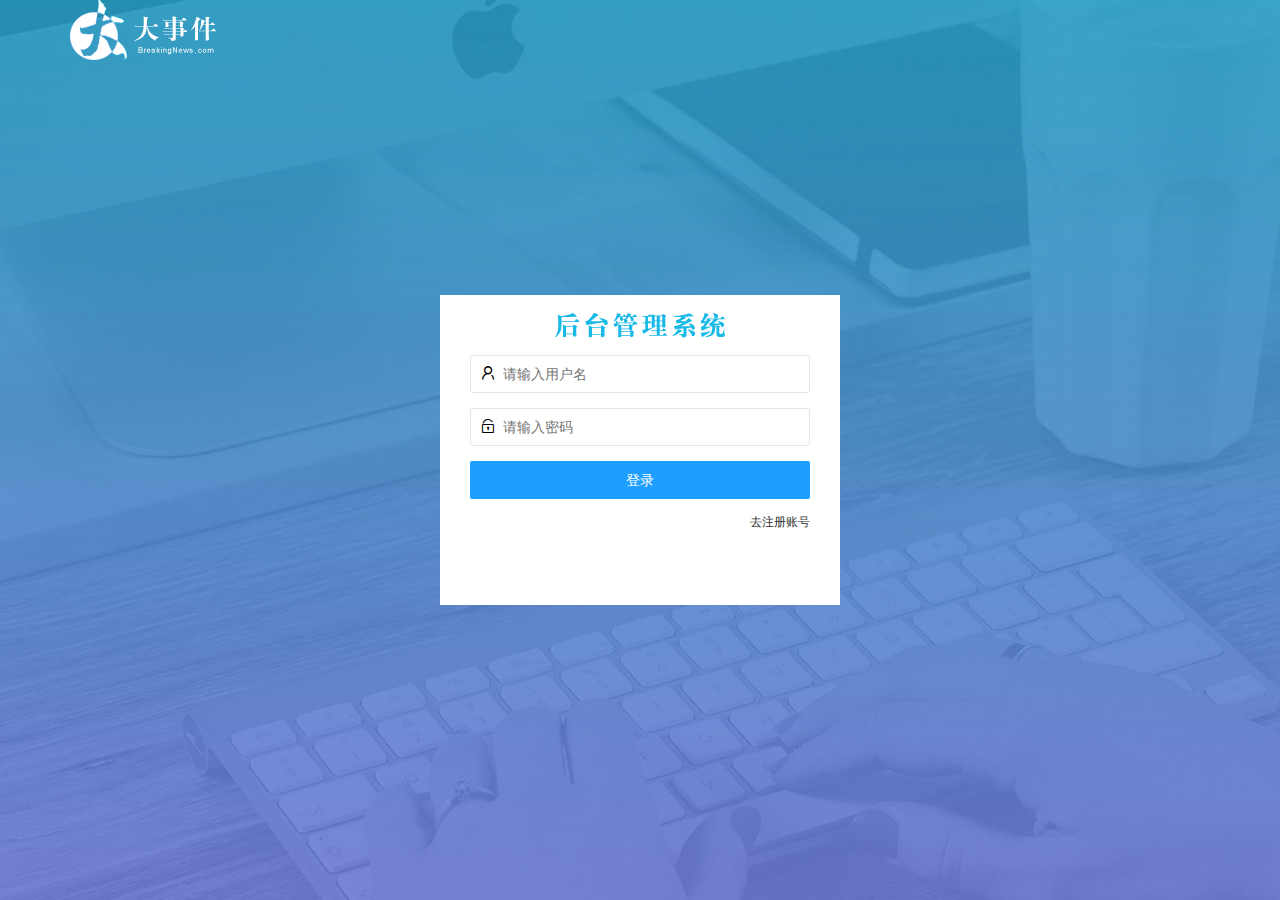
<file: login.html>
<!DOCTYPE html>
<html lang="en">

<head>
    <meta charset="UTF-8">
    <meta http-equiv="X-UA-Compatible" content="IE=edge">
    <meta name="viewport" content="width=device-width, initial-scale=1.0">
    <title>大事件-登录/注册</title>
    <!-- 导入LayUI的样式 -->
    <link rel="stylesheet" href="/assets/lib/layui/css/layui.css">
    <!-- 导入自己的样式 -->
    <link rel="stylesheet" href="/assets/css/login.css">
</head>

<body>
    <!-- 头部的logo区域 -->
    <div class="layui-main">
        <img src="/assets/images/logo.png" alt="">
    </div>
    <!-- 登录注册区域 -->
    <div class="loginAndRegBox">
        <div class="title-box"></div>
        <!-- 登录的div -->
        <div class="login-box">
            <!-- 登录的表单 -->
            <form class="layui-form" id="form_login">
                <!-- 用户名 -->
                <div class="layui-form-item">
                    <i class="layui-icon layui-icon-username"></i>
                    <input type="text" name="username" required lay-verify="required" placeholder="请输入用户名"
                        autocomplete="off" class="layui-input">
                </div>
                <!-- 密码 -->
                <div class="layui-form-item">
                    <i class="layui-icon layui-icon-password"></i>
                    <input type="password" name="password" required lay-verify="required|pwd" placeholder="请输入密码"
                        autocomplete="off" class="layui-input">
                </div>
                <!-- 登录按钮 -->
                <div class="layui-form-item">
                    <!-- 注意：表单提交按钮和普通按钮的区别，就是lay-submit属性 -->
                    <button class="layui-btn layui-btn-fluid layui-btn-normal" lay-submit>登录</button>
                </div>
                <div class="layui-form-item links">
                    <a href="javascript:;" id="link_reg">去注册账号</a>
                </div>
            </form>
        </div>
        <!-- 注册的div -->
        <div class="reg-box">
            <form class="layui-form" id="form_reg">
                <!-- 用户名 -->
                <div class="layui-form-item">
                    <i class="layui-icon layui-icon-username"></i>
                    <input type="text" name="username" required lay-verify="required" placeholder="请输入用户名"
                        autocomplete="off" class="layui-input">
                </div>
                <!-- 密码 -->
                <div class="layui-form-item">
                    <i class="layui-icon layui-icon-password"></i>
                    <input type="password" name="password" required lay-verify="required|pwd" placeholder="请输入密码"
                        autocomplete="off" class="layui-input">
                </div>
                <div class="layui-form-item">
                    <i class="layui-icon layui-icon-password"></i>
                    <input type="password" name="repassword" required lay-verify="required|pwd|repwd" placeholder="再次确认密码"
                        autocomplete="off" class="layui-input">
                </div>
                <!-- 注册按钮 -->
                <div class="layui-form-item">
                    <!-- 注意：表单提交按钮和普通按钮的区别，就是lay-submit属性 -->
                    <button class="layui-btn layui-btn-fluid layui-btn-normal" lay-submit>注册</button>
                </div>
                <div class="layui-form-item links">
                    <a href="javascript:;" id="link_login">去登录</a>
                </div>
            </form>
        </div>
    </div>
    <!-- 导入Layui的JS文件 -->
    <script src="/assets/lib/layui/layui.all.js"></script>
    <!-- 导入jQuery -->
    <script src="/assets/lib/jquery.js"></script>
    <!-- 导入自己封装的baseApi.js -->
    <script src="/assets/js/baseApi.js"></script>
    <!-- 导入自己的JavaScript脚本 -->
    <script src="/assets/js/login.js"></script>
</body>

</html>
</file>
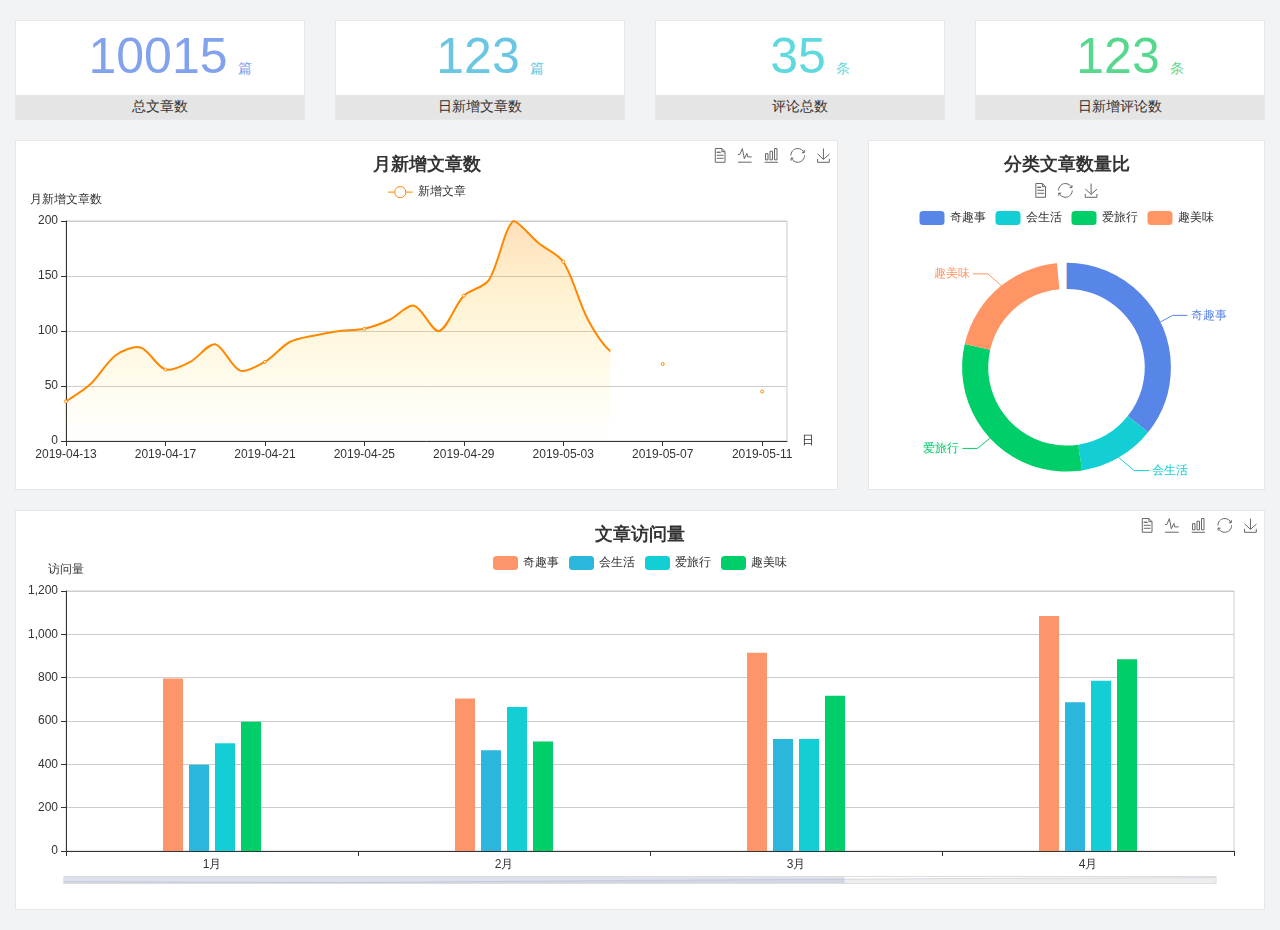
<file: home/dashboard.html>
<!DOCTYPE html>
<html lang="en">

<head>
  <meta charset="UTF-8">
  <meta name="viewport" content="width=device-width, initial-scale=1.0">
  <meta http-equiv="X-UA-Compatible" content="ie=edge">
  <title>图表统计</title>
  <link rel="stylesheet" href="../../assets/lib/bootstrap.css" />
  <link rel="stylesheet" href="../../assets/lib/main.css" />
  <script src="../../assets/lib/jquery.js"></script>
  <script type="text/javascript" src="../../assets/lib/echarts.min.js"></script>
</head>

<body>
  <div class="container-fluid">
    <div class="row spannel_list">
      <div class="col-sm-3 col-xs-6">
        <div class="spannel">
          <em>10015</em><span>篇</span>
          <b>总文章数</b>
        </div>
      </div>
      <div class="col-sm-3 col-xs-6">
        <div class="spannel scolor01">
          <em>123</em><span>篇</span>
          <b>日新增文章数</b>
        </div>
      </div>
      <div class="col-sm-3 col-xs-6">
        <div class="spannel scolor02">
          <em>35</em><span>条</span>
          <b>评论总数</b>
        </div>
      </div>
      <div class="col-sm-3 col-xs-6">
        <div class="spannel scolor03">
          <em>123</em><span>条</span>
          <b>日新增评论数</b>
        </div>
      </div>
    </div>
  </div>

  <div class="container-fluid">
    <div class="row curve-pie">
      <div class="col-lg-8 col-md-8">
        <div class="gragh_pannel" id="curve_show"></div>
      </div>
      <div class="col-lg-4 col-md-4">
        <div class="gragh_pannel" id="pie_show"></div>
      </div>
    </div>
  </div>

  <div class="container-fluid">
    <div class="column_pannel" id="column_show"></div>
  </div>

  <script>
    var oChart = echarts.init(document.getElementById('curve_show'));
    var aList_all = [
      { 'count': 36, 'date': '2019-04-13' },
      { 'count': 52, 'date': '2019-04-14' },
      { 'count': 78, 'date': '2019-04-15' },
      { 'count': 85, 'date': '2019-04-16' },
      { 'count': 65, 'date': '2019-04-17' },
      { 'count': 72, 'date': '2019-04-18' },
      { 'count': 88, 'date': '2019-04-19' },
      { 'count': 64, 'date': '2019-04-20' },
      { 'count': 72, 'date': '2019-04-21' },
      { 'count': 90, 'date': '2019-04-22' },
      { 'count': 96, 'date': '2019-04-23' },
      { 'count': 100, 'date': '2019-04-24' },
      { 'count': 102, 'date': '2019-04-25' },
      { 'count': 110, 'date': '2019-04-26' },
      { 'count': 123, 'date': '2019-04-27' },
      { 'count': 100, 'date': '2019-04-28' },
      { 'count': 132, 'date': '2019-04-29' },
      { 'count': 146, 'date': '2019-04-30' },
      { 'count': 200, 'date': '2019-05-01' },
      { 'count': 180, 'date': '2019-05-02' },
      { 'count': 163, 'date': '2019-05-03' },
      { 'count': 110, 'date': '2019-05-04' },
      { 'count': 80, 'date': '2019-05-05' },
      { 'count': 82, 'date': '2019-05-06' },
      { 'count': 70, 'date': '2019-05-07' },
      { 'count': 65, 'date': '2019-05-08' },
      { 'count': 54, 'date': '2019-05-09' },
      { 'count': 40, 'date': '2019-05-10' },
      { 'count': 45, 'date': '2019-05-11' },
      { 'count': 38, 'date': '2019-05-12' },
    ];

    let aCount = [];
    let aDate = [];

    for (var i = 0; i < aList_all.length; i++) {
      aCount.push(aList_all[i].count);
      aDate.push(aList_all[i].date);
    }

    var chartopt = {
      title: {
        text: '月新增文章数',
        left: 'center',
        top: '10'
      },
      tooltip: {
        trigger: 'axis'
      },
      legend: {
        data: ['新增文章'],
        top: '40'
      },
      toolbox: {
        show: true,
        feature: {
          mark: { show: true },
          dataView: { show: true, readOnly: false },
          magicType: { show: true, type: ['line', 'bar'] },
          restore: { show: true },
          saveAsImage: { show: true }
        }
      },
      calculable: true,
      xAxis: [
        {
          name: '日',
          type: 'category',
          boundaryGap: false,
          data: aDate
        }
      ],
      yAxis: [
        {
          name: '月新增文章数',
          type: 'value'
        }
      ],
      series: [
        {
          name: '新增文章',
          type: 'line',
          smooth: true,
          itemStyle: { normal: { areaStyle: { type: 'default' }, color: '#f80' }, lineStyle: { color: '#f80' } },
          data: aCount
        }],
      areaStyle: {
        normal: {
          color: new echarts.graphic.LinearGradient(0, 0, 0, 1, [{
            offset: 0,
            color: 'rgba(255,136,0,0.39)'
          }, {
            offset: .34,
            color: 'rgba(255,180,0,0.25)'
          }, {
            offset: 1,
            color: 'rgba(255,222,0,0.00)'
          }])

        }
      },
      grid: {
        show: true,
        x: 50,
        x2: 50,
        y: 80,
        height: 220
      }
    };

    oChart.setOption(chartopt);


    var oPie = echarts.init(document.getElementById('pie_show'));
    var oPieopt =
    {
      title: {
        top: 10,
        text: '分类文章数量比',
        x: 'center'
      },
      tooltip: {
        trigger: 'item',
        formatter: "{a} <br/>{b} : {c} ({d}%)"
      },
      color: ['#5885e8', '#13cfd5', '#00ce68', '#ff9565'],
      legend: {
        x: 'center',
        top: 65,
        data: ['奇趣事', '会生活', '爱旅行', '趣美味']
      },
      toolbox: {
        show: true,
        x: 'center',
        top: 35,
        feature: {
          mark: { show: true },
          dataView: { show: true, readOnly: false },
          magicType: {
            show: true,
            type: ['pie', 'funnel'],
            option: {
              funnel: {
                x: '25%',
                width: '50%',
                funnelAlign: 'left',
                max: 1548
              }
            }
          },
          restore: { show: true },
          saveAsImage: { show: true }
        }
      },
      calculable: true,
      series: [
        {
          name: '访问来源',
          type: 'pie',
          radius: ['45%', '60%'],
          center: ['50%', '65%'],
          data: [
            { value: 300, name: '奇趣事' },
            { value: 100, name: '会生活' },
            { value: 260, name: '爱旅行' },
            { value: 180, name: '趣美味' }
          ]
        }
      ]
    };
    oPie.setOption(oPieopt);



    var oColumn = this.echarts.init(document.getElementById('column_show'));
    var oColumnopt =
    {
      title: {
        text: '文章访问量',
        left: 'center',
        top: '10'
      },
      tooltip: {
        trigger: 'axis'
      },
      legend: {
        data: ['奇趣事', '会生活', '爱旅行', '趣美味'],
        top: '40'
      },
      toolbox: {
        show: true,
        feature: {
          mark: { show: true },
          dataView: { show: true, readOnly: false },
          magicType: { show: true, type: ['line', 'bar'] },
          restore: { show: true },
          saveAsImage: { show: true }
        }
      },
      calculable: true,
      xAxis: [
        {
          type: 'category',
          data: ['1月', '2月', '3月', '4月', '5月']
        }
      ],
      yAxis: [
        {
          name: '访问量',
          type: 'value'
        }
      ],
      series: [
        {
          name: '奇趣事',
          type: 'bar',
          barWidth: 20,
          itemStyle: {
            normal: { areaStyle: { type: 'default' }, color: '#fd956a' }
          },
          data: [800, 708, 920, 1090, 1200]
        },
        {
          name: '会生活',
          type: 'bar',
          barWidth: 20,
          itemStyle: {
            normal: { areaStyle: { type: 'default' }, color: '#2bb6db' }
          },
          data: [400, 468, 520, 690, 800]
        },
        {
          name: '爱旅行',
          type: 'bar',
          barWidth: 20,
          itemStyle: {
            normal: { areaStyle: { type: 'default' }, color: '#13cfd5' }
          },
          data: [500, 668, 520, 790, 900]
        },
        {
          name: '趣美味',
          type: 'bar',
          barWidth: 20,
          itemStyle: {
            normal: { areaStyle: { type: 'default' }, color: '#00ce68' }
          },
          data: [600, 508, 720, 890, 1000]
        }
      ],
      grid: {
        show: true,
        x: 50,
        x2: 30,
        y: 80,
        height: 260
      },
      dataZoom: [//给x轴设置滚动条
        {
          start: 0,//默认为0
          end: 100 - 1000 / 31,//默认为100
          type: 'slider',
          show: true,
          xAxisIndex: [0],
          handleSize: 0,//滑动条的 左右2个滑动条的大小
          height: 8,//组件高度
          left: 45, //左边的距离
          right: 50,//右边的距离
          bottom: 26,//右边的距离
          handleColor: '#ddd',//h滑动图标的颜色
          handleStyle: {
            borderColor: "#cacaca",
            borderWidth: "1",
            shadowBlur: 2,
            background: "#ddd",
            shadowColor: "#ddd",
          }
        }]
    };
    oColumn.setOption(oColumnopt);
  </script>
</body>

</html>
</file>
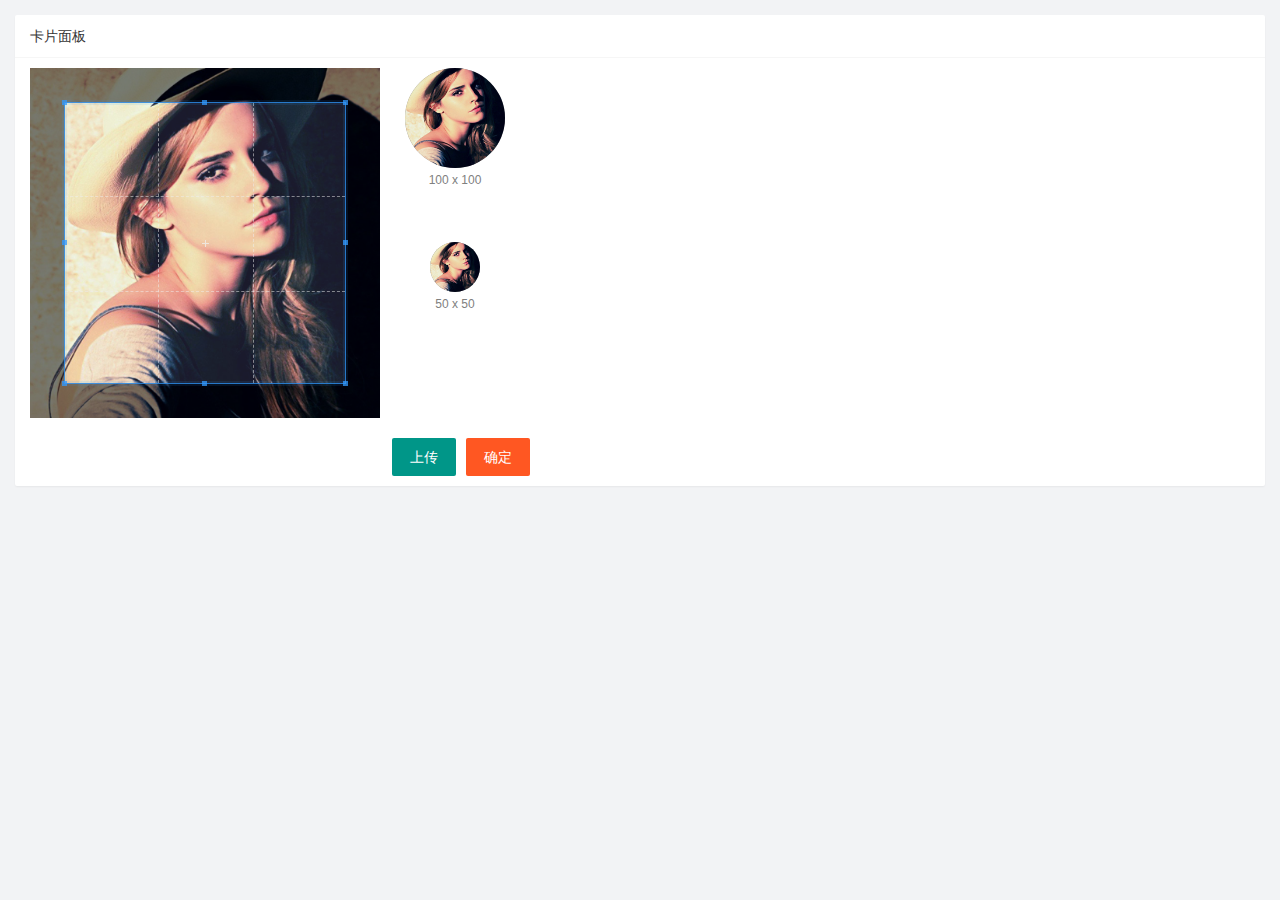
<file: user/user_avatar.html>
<!DOCTYPE html>
<html lang="en">

<head>
    <meta charset="UTF-8">
    <meta http-equiv="X-UA-Compatible" content="IE=edge">
    <meta name="viewport" content="width=device-width, initial-scale=1.0">
    <title>Document</title>
    <link rel="stylesheet" href="/assets/lib/layui/css/layui.css">
    <link rel="stylesheet" href="/assets/lib/cropper/cropper.css" />
    <link rel="stylesheet" href="/assets/css/user/user_avatar.css">
</head>

<body>
    <!-- 卡片面板 -->
    <div class="layui-card">
        <div class="layui-card-header">卡片面板</div>
        <div class="layui-card-body">
            <!-- 第一行的图片裁剪和预览区域 -->
            <div class="row1">
                <!-- 图片裁剪区域 -->
                <div class="cropper-box">
                    <!-- 这个 img 标签很重要，将来会把它初始化为裁剪区域 -->
                    <img id="image" src="/assets/images/sample.jpg" />
                </div>
                <!-- 图片的预览区域 -->
                <div class="preview-box">
                    <div>
                        <!-- 宽高为 100px 的预览区域 -->
                        <div class="img-preview w100"></div>
                        <p class="size">100 x 100</p>
                    </div>
                    <div>
                        <!-- 宽高为 50px 的预览区域 -->
                        <div class="img-preview w50"></div>
                        <p class="size">50 x 50</p>
                    </div>
                </div>
            </div>

            <!-- 第二行的按钮区域 -->
            <div class="row2">
                <!-- 通过accept属性，可以指定，允许用户选择什么类型的文件 -->
                <input type="file" id="file" accept="image/png,image/jpeg"/>
                <button type="button" class="layui-btn" id="btnChooseImage">上传</button>
                <button type="button" class="layui-btn layui-btn-danger" id="btnUpload">确定</button>
            </div>
        </div>
    </div>
    <script src="/assets/lib/layui/layui.all.js"></script>
    <script src="/assets/lib/jquery.js"></script>
    <script src="/assets/lib/cropper/Cropper.js"></script>
    <script src="/assets/lib/cropper/jquery-cropper.js"></script>
    <script src="/assets/js/baseApi.js"></script>
    <script src="/assets/js/user/user_avatar.js"></script>
</body>

</html>
</file>
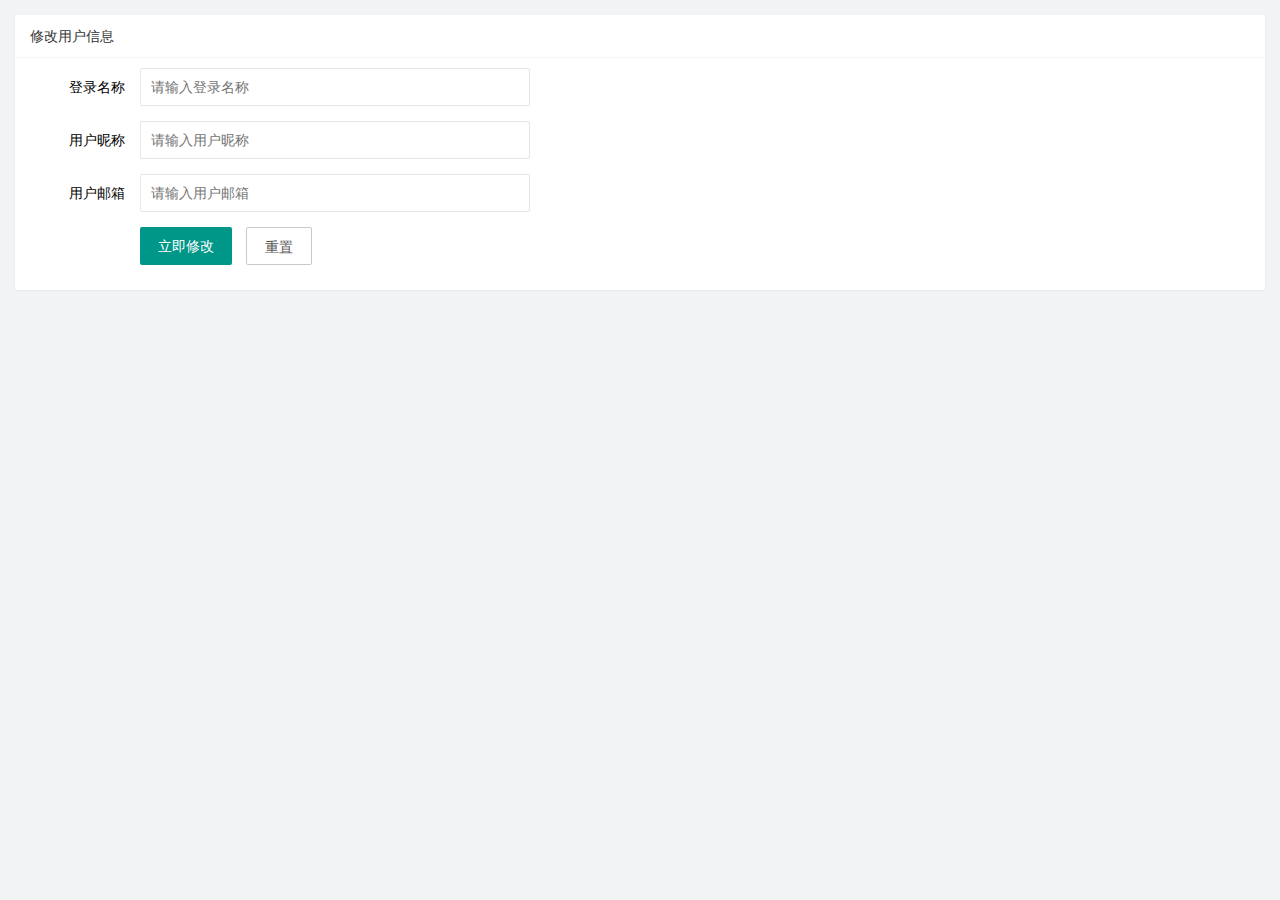
<file: user/user_info.html>
<!DOCTYPE html>
<html lang="en">

<head>
    <meta charset="UTF-8">
    <meta http-equiv="X-UA-Compatible" content="IE=edge">
    <meta name="viewport" content="width=device-width, initial-scale=1.0">
    <title>Document</title>
    <!-- 导入layui的样式 -->
    <link rel="stylesheet" href="/assets/lib/layui/css/layui.css">
    <!-- 导入自己样式 -->
    <link rel="stylesheet" href="/assets/css/user/user_info.css">
</head>

<body>
    <!-- 卡片区域 -->
    <div class="layui-card">
        <div class="layui-card-header">修改用户信息</div>
        <div class="layui-card-body">
            <!-- form表单区域 -->
            <form class="layui-form" lay-filter="formUserInfo">
                <!-- 这是隐藏域 -->
                <input type="hidden" name="id"/>
                <div class="layui-form-item">
                    <label class="layui-form-label">登录名称</label>
                    <div class="layui-input-block">
                        <input type="text" name="username" required lay-verify="required" placeholder="请输入登录名称"
                            autocomplete="off" class="layui-input" readonly>
                    </div>
                </div>
                <div class="layui-form-item">
                    <label class="layui-form-label">用户昵称</label>
                    <div class="layui-input-block">
                        <input type="text" name="nickname" required lay-verify="required|nickname" placeholder="请输入用户昵称"
                            autocomplete="off" class="layui-input">
                    </div>
                </div>
                <div class="layui-form-item">
                    <label class="layui-form-label">用户邮箱</label>
                    <div class="layui-input-block">
                        <input type="text" name="email" required lay-verify="required|email" placeholder="请输入用户邮箱"
                            autocomplete="off" class="layui-input">
                    </div>
                </div>
                <div class="layui-form-item">
                    <div class="layui-input-block">
                      <button class="layui-btn" lay-submit lay-filter="formDemo">立即修改</button>
                      <button type="reset" class="layui-btn layui-btn-primary" id="btnReset">重置</button>
                    </div>
                  </div>
            </form>
        </div>
    </div>
    <!-- 导入layui的js -->
    <script src="/assets/lib/layui/layui.all.js"></script>
    <!-- 导入jQuery -->
    <script src="/assets/lib/jquery.js"></script>
    <!-- 导入baseAPI -->
    <script src="/assets/js/baseApi.js"></script>
    <!-- 导入自己的js -->
    <script src="/assets/js/user/user_info.js"></script>
</body>

</html>
</file>
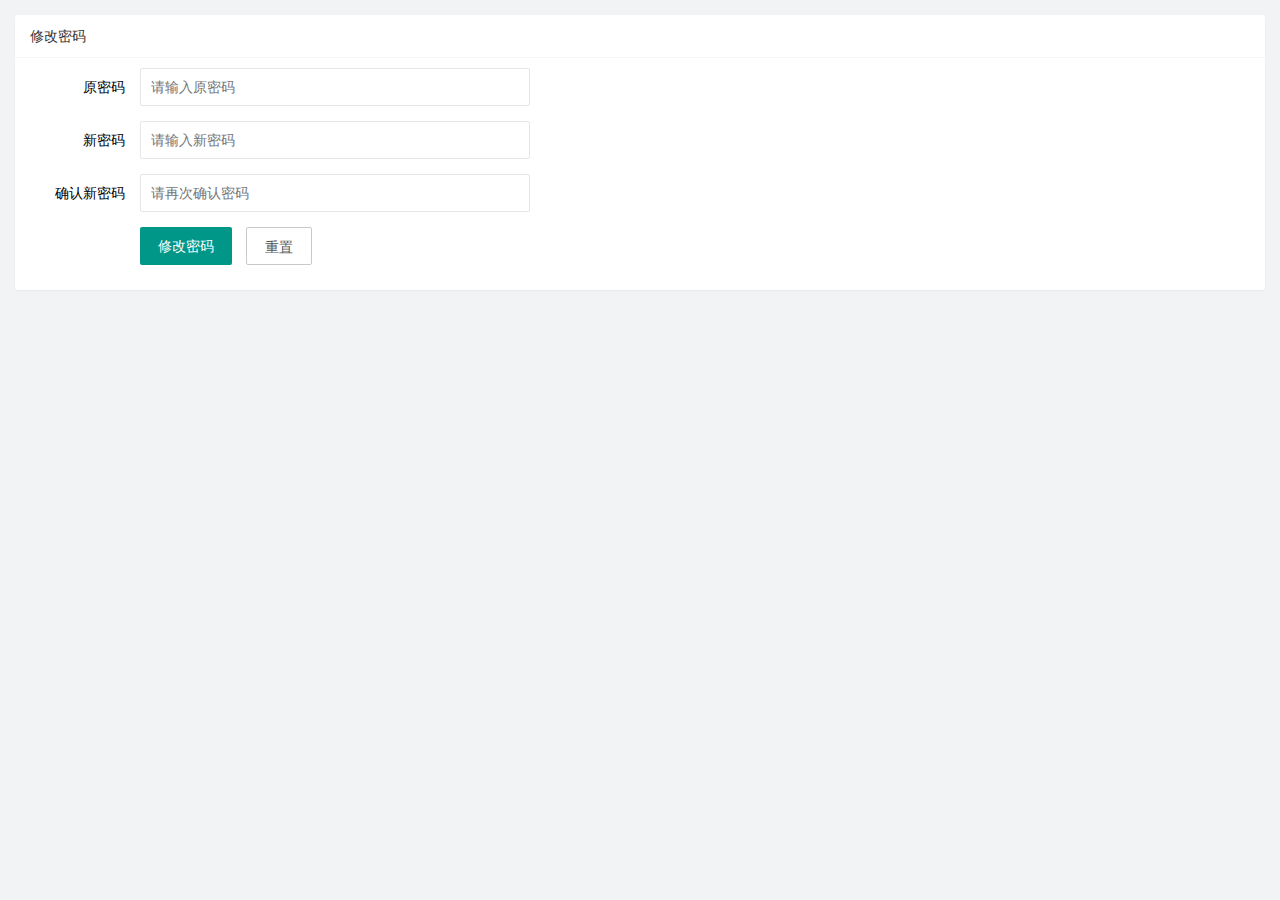
<file: user/user_pwd.html>
<!DOCTYPE html>
<html lang="en">
<head>
    <meta charset="UTF-8">
    <meta http-equiv="X-UA-Compatible" content="IE=edge">
    <meta name="viewport" content="width=device-width, initial-scale=1.0">
    <title>Document</title>
    <!-- 导入layui的样式 -->
    <link rel="stylesheet" href="/assets/lib/layui/css/layui.css">
    <!-- 导入自己样式 -->
    <link rel="stylesheet" href="/assets/css/user/user_pwd.css">
</head>
<body>
     <!-- 卡片区域 -->
     <div class="layui-card">
        <div class="layui-card-header">修改密码</div>
        <div class="layui-card-body">
            <!-- form表单区域 -->
            <form class="layui-form" lay-filter="formUserInfo">
                <!-- 这是隐藏域 -->
                <input type="hidden" name="id"/>
                <div class="layui-form-item">
                    <label class="layui-form-label">原密码</label>
                    <div class="layui-input-block">
                        <input type="password" name="oldPwd" required lay-verify="required|pwd" placeholder="请输入原密码"
                            autocomplete="off" class="layui-input">
                    </div>
                </div>
                <div class="layui-form-item">
                    <label class="layui-form-label">新密码</label>
                    <div class="layui-input-block">
                        <input type="password" name="newPwd" required lay-verify="required|pwd|samePwd" placeholder="请输入新密码"
                            autocomplete="off" class="layui-input">
                    </div>
                </div>
                <div class="layui-form-item">
                    <label class="layui-form-label">确认新密码</label>
                    <div class="layui-input-block">
                        <input type="password" name="rePwd" required lay-verify="required|pwd|rePwd" placeholder="请再次确认密码"
                            autocomplete="off" class="layui-input">
                    </div>
                </div>
                <div class="layui-form-item">
                    <div class="layui-input-block">
                      <button class="layui-btn" lay-submit lay-filter="formDemo">修改密码</button>
                      <button type="reset" class="layui-btn layui-btn-primary">重置</button>
                    </div>
                  </div>
            </form>
        </div>
    </div>

    <!-- 导入layui的js -->
    <script src="/assets/lib/layui/layui.all.js"></script>
    <!-- 导入jQuery -->
    <script src="/assets/lib/jquery.js"></script>
    <!-- 导入baseAPI -->
    <script src="/assets/js/baseApi.js"></script>
    <!-- 导入自己的js -->
    <script src="/assets/js/user/user_pwd.js"></script>
</body>
</html>
</file>
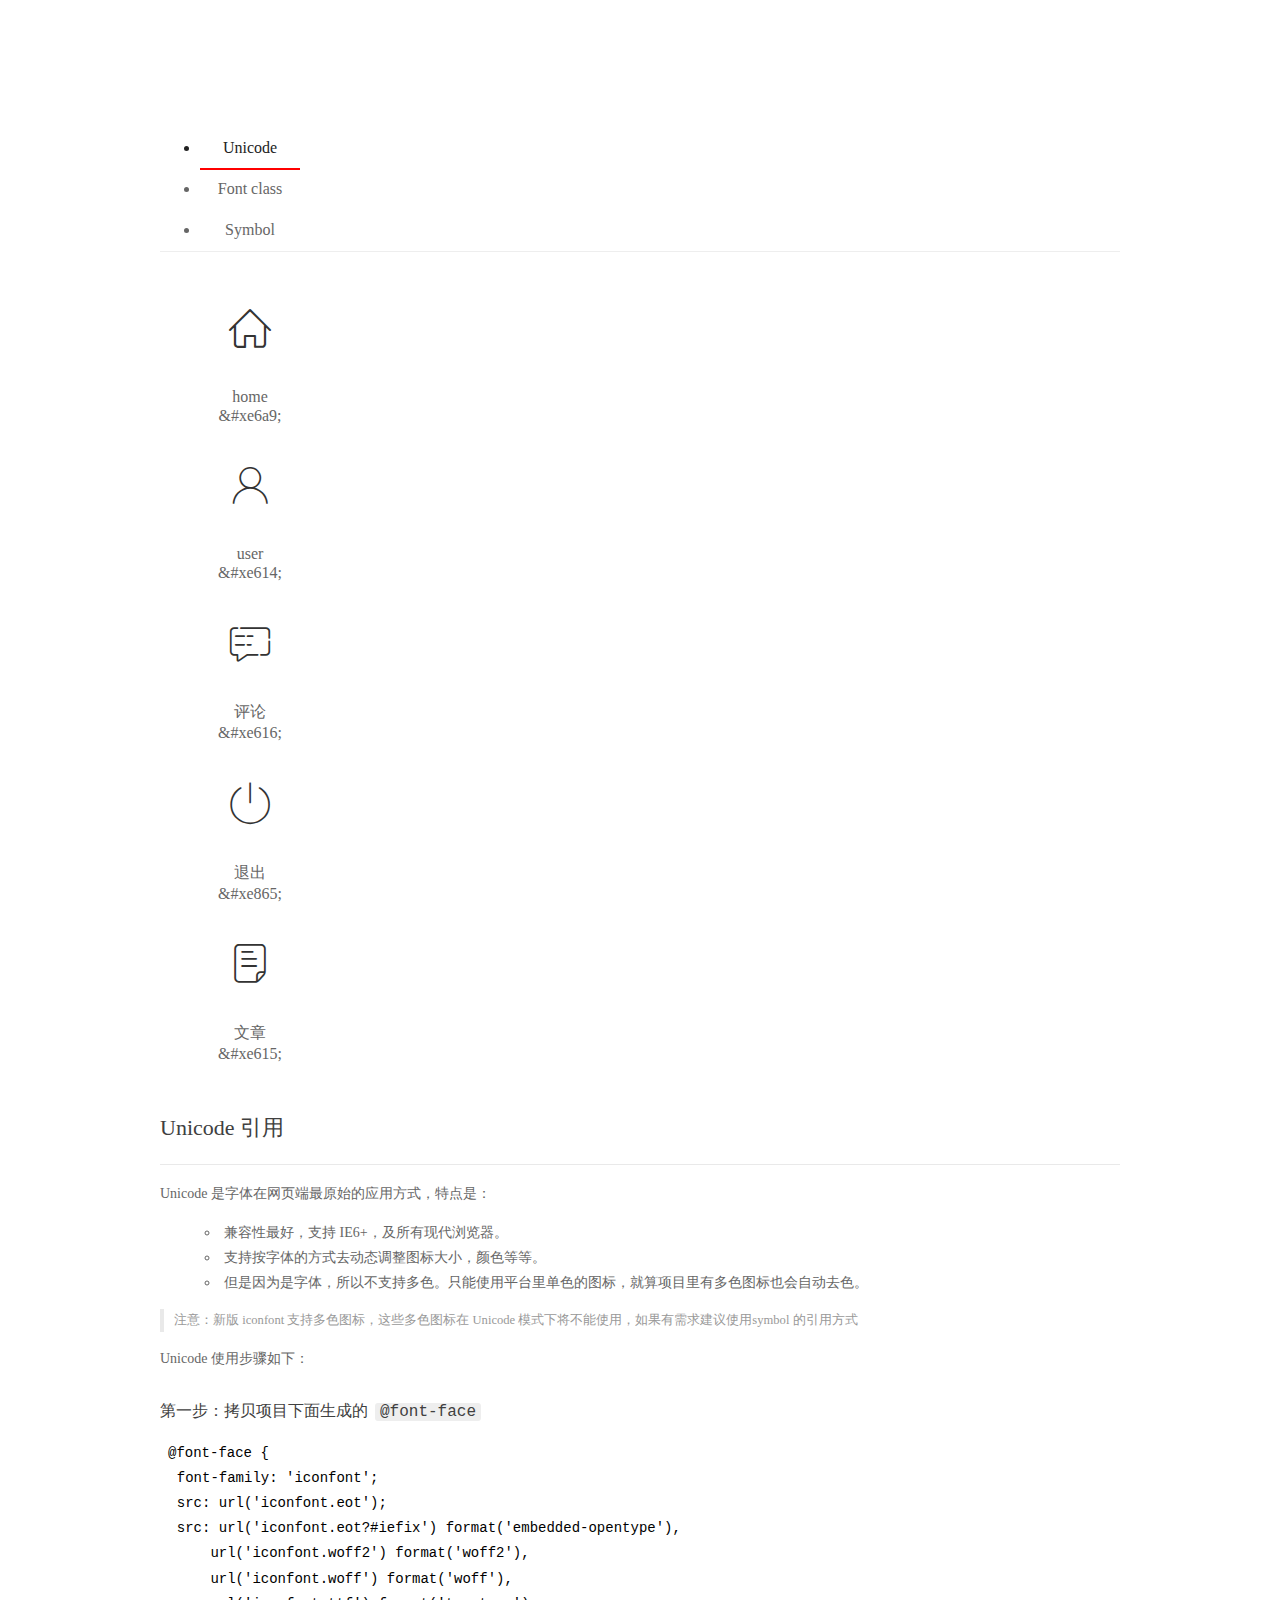
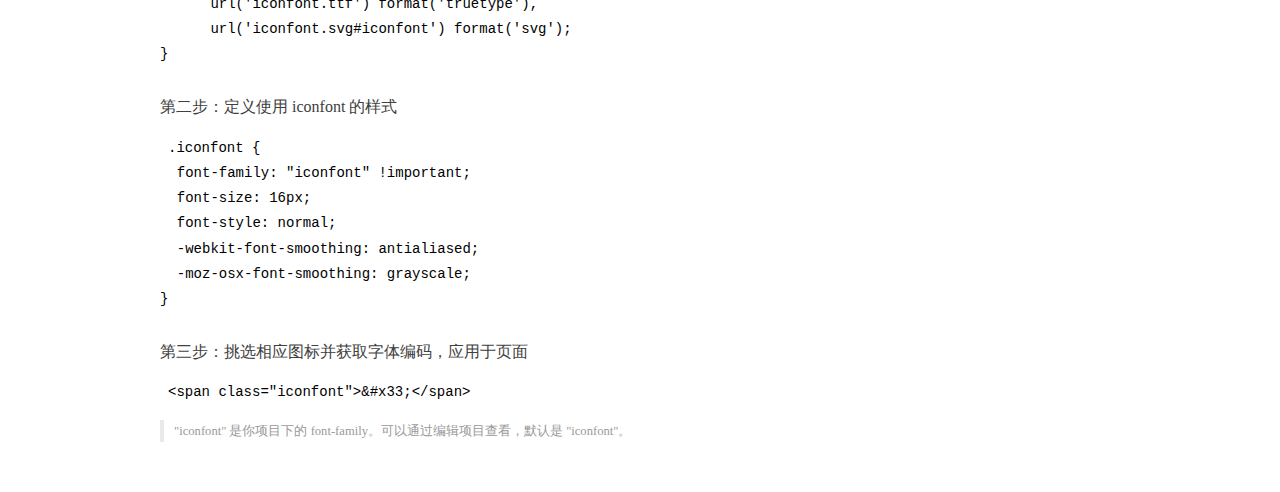
<file: assets/fonts/demo_index.html>
<!DOCTYPE html>
<html>
<head>
  <meta charset="utf-8"/>
  <title>IconFont Demo</title>
  <link rel="shortcut icon" href="https://gtms04.alicdn.com/tps/i4/TB1_oz6GVXXXXaFXpXXJDFnIXXX-64-64.ico" type="image/x-icon"/>
  <link rel="stylesheet" href="https://g.alicdn.com/thx/cube/1.3.2/cube.min.css">
  <link rel="stylesheet" href="demo.css">
  <link rel="stylesheet" href="iconfont.css">
  <script src="iconfont.js"></script>
  <!-- jQuery -->
  <script src="https://a1.alicdn.com/oss/uploads/2018/12/26/7bfddb60-08e8-11e9-9b04-53e73bb6408b.js"></script>
  <!-- 代码高亮 -->
  <script src="https://a1.alicdn.com/oss/uploads/2018/12/26/a3f714d0-08e6-11e9-8a15-ebf944d7534c.js"></script>
</head>
<body>
  <div class="main">
    <h1 class="logo"><a href="https://www.iconfont.cn/" title="iconfont 首页" target="_blank">&#xe86b;</a></h1>
    <div class="nav-tabs">
      <ul id="tabs" class="dib-box">
        <li class="dib active"><span>Unicode</span></li>
        <li class="dib"><span>Font class</span></li>
        <li class="dib"><span>Symbol</span></li>
      </ul>
      
    </div>
    <div class="tab-container">
      <div class="content unicode" style="display: block;">
          <ul class="icon_lists dib-box">
          
            <li class="dib">
              <span class="icon iconfont">&#xe6a9;</span>
                <div class="name">home</div>
                <div class="code-name">&amp;#xe6a9;</div>
              </li>
          
            <li class="dib">
              <span class="icon iconfont">&#xe614;</span>
                <div class="name">user</div>
                <div class="code-name">&amp;#xe614;</div>
              </li>
          
            <li class="dib">
              <span class="icon iconfont">&#xe616;</span>
                <div class="name">评论</div>
                <div class="code-name">&amp;#xe616;</div>
              </li>
          
            <li class="dib">
              <span class="icon iconfont">&#xe865;</span>
                <div class="name">退出</div>
                <div class="code-name">&amp;#xe865;</div>
              </li>
          
            <li class="dib">
              <span class="icon iconfont">&#xe615;</span>
                <div class="name">文章</div>
                <div class="code-name">&amp;#xe615;</div>
              </li>
          
          </ul>
          <div class="article markdown">
          <h2 id="unicode-">Unicode 引用</h2>
          <hr>

          <p>Unicode 是字体在网页端最原始的应用方式，特点是：</p>
          <ul>
            <li>兼容性最好，支持 IE6+，及所有现代浏览器。</li>
            <li>支持按字体的方式去动态调整图标大小，颜色等等。</li>
            <li>但是因为是字体，所以不支持多色。只能使用平台里单色的图标，就算项目里有多色图标也会自动去色。</li>
          </ul>
          <blockquote>
            <p>注意：新版 iconfont 支持多色图标，这些多色图标在 Unicode 模式下将不能使用，如果有需求建议使用symbol 的引用方式</p>
          </blockquote>
          <p>Unicode 使用步骤如下：</p>
          <h3 id="-font-face">第一步：拷贝项目下面生成的 <code>@font-face</code></h3>
<pre><code class="language-css"
>@font-face {
  font-family: 'iconfont';
  src: url('iconfont.eot');
  src: url('iconfont.eot?#iefix') format('embedded-opentype'),
      url('iconfont.woff2') format('woff2'),
      url('iconfont.woff') format('woff'),
      url('iconfont.ttf') format('truetype'),
      url('iconfont.svg#iconfont') format('svg');
}
</code></pre>
          <h3 id="-iconfont-">第二步：定义使用 iconfont 的样式</h3>
<pre><code class="language-css"
>.iconfont {
  font-family: "iconfont" !important;
  font-size: 16px;
  font-style: normal;
  -webkit-font-smoothing: antialiased;
  -moz-osx-font-smoothing: grayscale;
}
</code></pre>
          <h3 id="-">第三步：挑选相应图标并获取字体编码，应用于页面</h3>
<pre>
<code class="language-html"
>&lt;span class="iconfont"&gt;&amp;#x33;&lt;/span&gt;
</code></pre>
          <blockquote>
            <p>"iconfont" 是你项目下的 font-family。可以通过编辑项目查看，默认是 "iconfont"。</p>
          </blockquote>
          </div>
      </div>
      <div class="content font-class">
        <ul class="icon_lists dib-box">
          
          <li class="dib">
            <span class="icon iconfont icon-home"></span>
            <div class="name">
              home
            </div>
            <div class="code-name">.icon-home
            </div>
          </li>
          
          <li class="dib">
            <span class="icon iconfont icon-user"></span>
            <div class="name">
              user
            </div>
            <div class="code-name">.icon-user
            </div>
          </li>
          
          <li class="dib">
            <span class="icon iconfont icon-pinglun"></span>
            <div class="name">
              评论
            </div>
            <div class="code-name">.icon-pinglun
            </div>
          </li>
          
          <li class="dib">
            <span class="icon iconfont icon-tuichu"></span>
            <div class="name">
              退出
            </div>
            <div class="code-name">.icon-tuichu
            </div>
          </li>
          
          <li class="dib">
            <span class="icon iconfont icon-16"></span>
            <div class="name">
              文章
            </div>
            <div class="code-name">.icon-16
            </div>
          </li>
          
        </ul>
        <div class="article markdown">
        <h2 id="font-class-">font-class 引用</h2>
        <hr>

        <p>font-class 是 Unicode 使用方式的一种变种，主要是解决 Unicode 书写不直观，语意不明确的问题。</p>
        <p>与 Unicode 使用方式相比，具有如下特点：</p>
        <ul>
          <li>兼容性良好，支持 IE8+，及所有现代浏览器。</li>
          <li>相比于 Unicode 语意明确，书写更直观。可以很容易分辨这个 icon 是什么。</li>
          <li>因为使用 class 来定义图标，所以当要替换图标时，只需要修改 class 里面的 Unicode 引用。</li>
          <li>不过因为本质上还是使用的字体，所以多色图标还是不支持的。</li>
        </ul>
        <p>使用步骤如下：</p>
        <h3 id="-fontclass-">第一步：引入项目下面生成的 fontclass 代码：</h3>
<pre><code class="language-html">&lt;link rel="stylesheet" href="./iconfont.css"&gt;
</code></pre>
        <h3 id="-">第二步：挑选相应图标并获取类名，应用于页面：</h3>
<pre><code class="language-html">&lt;span class="iconfont icon-xxx"&gt;&lt;/span&gt;
</code></pre>
        <blockquote>
          <p>"
            iconfont" 是你项目下的 font-family。可以通过编辑项目查看，默认是 "iconfont"。</p>
        </blockquote>
      </div>
      </div>
      <div class="content symbol">
          <ul class="icon_lists dib-box">
          
            <li class="dib">
                <svg class="icon svg-icon" aria-hidden="true">
                  <use xlink:href="#icon-home"></use>
                </svg>
                <div class="name">home</div>
                <div class="code-name">#icon-home</div>
            </li>
          
            <li class="dib">
                <svg class="icon svg-icon" aria-hidden="true">
                  <use xlink:href="#icon-user"></use>
                </svg>
                <div class="name">user</div>
                <div class="code-name">#icon-user</div>
            </li>
          
            <li class="dib">
                <svg class="icon svg-icon" aria-hidden="true">
                  <use xlink:href="#icon-pinglun"></use>
                </svg>
                <div class="name">评论</div>
                <div class="code-name">#icon-pinglun</div>
            </li>
          
            <li class="dib">
                <svg class="icon svg-icon" aria-hidden="true">
                  <use xlink:href="#icon-tuichu"></use>
                </svg>
                <div class="name">退出</div>
                <div class="code-name">#icon-tuichu</div>
            </li>
          
            <li class="dib">
                <svg class="icon svg-icon" aria-hidden="true">
                  <use xlink:href="#icon-16"></use>
                </svg>
                <div class="name">文章</div>
                <div class="code-name">#icon-16</div>
            </li>
          
          </ul>
          <div class="article markdown">
          <h2 id="symbol-">Symbol 引用</h2>
          <hr>

          <p>这是一种全新的使用方式，应该说这才是未来的主流，也是平台目前推荐的用法。相关介绍可以参考这篇<a href="">文章</a>
            这种用法其实是做了一个 SVG 的集合，与另外两种相比具有如下特点：</p>
          <ul>
            <li>支持多色图标了，不再受单色限制。</li>
            <li>通过一些技巧，支持像字体那样，通过 <code>font-size</code>, <code>color</code> 来调整样式。</li>
            <li>兼容性较差，支持 IE9+，及现代浏览器。</li>
            <li>浏览器渲染 SVG 的性能一般，还不如 png。</li>
          </ul>
          <p>使用步骤如下：</p>
          <h3 id="-symbol-">第一步：引入项目下面生成的 symbol 代码：</h3>
<pre><code class="language-html">&lt;script src="./iconfont.js"&gt;&lt;/script&gt;
</code></pre>
          <h3 id="-css-">第二步：加入通用 CSS 代码（引入一次就行）：</h3>
<pre><code class="language-html">&lt;style&gt;
.icon {
  width: 1em;
  height: 1em;
  vertical-align: -0.15em;
  fill: currentColor;
  overflow: hidden;
}
&lt;/style&gt;
</code></pre>
          <h3 id="-">第三步：挑选相应图标并获取类名，应用于页面：</h3>
<pre><code class="language-html">&lt;svg class="icon" aria-hidden="true"&gt;
  &lt;use xlink:href="#icon-xxx"&gt;&lt;/use&gt;
&lt;/svg&gt;
</code></pre>
          </div>
      </div>

    </div>
  </div>
  <script>
  $(document).ready(function () {
      $('.tab-container .content:first').show()

      $('#tabs li').click(function (e) {
        var tabContent = $('.tab-container .content')
        var index = $(this).index()

        if ($(this).hasClass('active')) {
          return
        } else {
          $('#tabs li').removeClass('active')
          $(this).addClass('active')

          tabContent.hide().eq(index).fadeIn()
        }
      })
    })
  </script>
</body>
</html>
</file>
<file: assets/lib/layui/css/layui.css>
/** layui-v2.5.5 MIT License By https://www.layui.com */
 .layui-inline,img{display:inline-block;vertical-align:middle}h1,h2,h3,h4,h5,h6{font-weight:400}.layui-edge,.layui-header,.layui-inline,.layui-main{position:relative}.layui-body,.layui-edge,.layui-elip{overflow:hidden}.layui-btn,.layui-edge,.layui-inline,img{vertical-align:middle}.layui-btn,.layui-disabled,.layui-icon,.layui-unselect{-moz-user-select:none;-webkit-user-select:none;-ms-user-select:none}.layui-elip,.layui-form-checkbox span,.layui-form-pane .layui-form-label{text-overflow:ellipsis;white-space:nowrap}.layui-breadcrumb,.layui-tree-btnGroup{visibility:hidden}blockquote,body,button,dd,div,dl,dt,form,h1,h2,h3,h4,h5,h6,input,li,ol,p,pre,td,textarea,th,ul{margin:0;padding:0;-webkit-tap-highlight-color:rgba(0,0,0,0)}a:active,a:hover{outline:0}img{border:none}li{list-style:none}table{border-collapse:collapse;border-spacing:0}h4,h5,h6{font-size:100%}button,input,optgroup,option,select,textarea{font-family:inherit;font-size:inherit;font-style:inherit;font-weight:inherit;outline:0}pre{white-space:pre-wrap;white-space:-moz-pre-wrap;white-space:-pre-wrap;white-space:-o-pre-wrap;word-wrap:break-word}body{line-height:24px;font:14px Helvetica Neue,Helvetica,PingFang SC,Tahoma,Arial,sans-serif}hr{height:1px;margin:10px 0;border:0;clear:both}a{color:#333;text-decoration:none}a:hover{color:#777}a cite{font-style:normal;*cursor:pointer}.layui-border-box,.layui-border-box *{box-sizing:border-box}.layui-box,.layui-box *{box-sizing:content-box}.layui-clear{clear:both;*zoom:1}.layui-clear:after{content:'\20';clear:both;*zoom:1;display:block;height:0}.layui-inline{*display:inline;*zoom:1}.layui-edge{display:inline-block;width:0;height:0;border-width:6px;border-style:dashed;border-color:transparent}.layui-edge-top{top:-4px;border-bottom-color:#999;border-bottom-style:solid}.layui-edge-right{border-left-color:#999;border-left-style:solid}.layui-edge-bottom{top:2px;border-top-color:#999;border-top-style:solid}.layui-edge-left{border-right-color:#999;border-right-style:solid}.layui-disabled,.layui-disabled:hover{color:#d2d2d2!important;cursor:not-allowed!important}.layui-circle{border-radius:100%}.layui-show{display:block!important}.layui-hide{display:none!important}@font-face{font-family:layui-icon;src:url(../font/iconfont.eot?v=250);src:url(../font/iconfont.eot?v=250#iefix) format('embedded-opentype'),url(../font/iconfont.woff2?v=250) format('woff2'),url(../font/iconfont.woff?v=250) format('woff'),url(../font/iconfont.ttf?v=250) format('truetype'),url(../font/iconfont.svg?v=250#layui-icon) format('svg')}.layui-icon{font-family:layui-icon!important;font-size:16px;font-style:normal;-webkit-font-smoothing:antialiased;-moz-osx-font-smoothing:grayscale}.layui-icon-reply-fill:before{content:"\e611"}.layui-icon-set-fill:before{content:"\e614"}.layui-icon-menu-fill:before{content:"\e60f"}.layui-icon-search:before{content:"\e615"}.layui-icon-share:before{content:"\e641"}.layui-icon-set-sm:before{content:"\e620"}.layui-icon-engine:before{content:"\e628"}.layui-icon-close:before{content:"\1006"}.layui-icon-close-fill:before{content:"\1007"}.layui-icon-chart-screen:before{content:"\e629"}.layui-icon-star:before{content:"\e600"}.layui-icon-circle-dot:before{content:"\e617"}.layui-icon-chat:before{content:"\e606"}.layui-icon-release:before{content:"\e609"}.layui-icon-list:before{content:"\e60a"}.layui-icon-chart:before{content:"\e62c"}.layui-icon-ok-circle:before{content:"\1005"}.layui-icon-layim-theme:before{content:"\e61b"}.layui-icon-table:before{content:"\e62d"}.layui-icon-right:before{content:"\e602"}.layui-icon-left:before{content:"\e603"}.layui-icon-cart-simple:before{content:"\e698"}.layui-icon-face-cry:before{content:"\e69c"}.layui-icon-face-smile:before{content:"\e6af"}.layui-icon-survey:before{content:"\e6b2"}.layui-icon-tree:before{content:"\e62e"}.layui-icon-upload-circle:before{content:"\e62f"}.layui-icon-add-circle:before{content:"\e61f"}.layui-icon-download-circle:before{content:"\e601"}.layui-icon-templeate-1:before{content:"\e630"}.layui-icon-util:before{content:"\e631"}.layui-icon-face-surprised:before{content:"\e664"}.layui-icon-edit:before{content:"\e642"}.layui-icon-speaker:before{content:"\e645"}.layui-icon-down:before{content:"\e61a"}.layui-icon-file:before{content:"\e621"}.layui-icon-layouts:before{content:"\e632"}.layui-icon-rate-half:before{content:"\e6c9"}.layui-icon-add-circle-fine:before{content:"\e608"}.layui-icon-prev-circle:before{content:"\e633"}.layui-icon-read:before{content:"\e705"}.layui-icon-404:before{content:"\e61c"}.layui-icon-carousel:before{content:"\e634"}.layui-icon-help:before{content:"\e607"}.layui-icon-code-circle:before{content:"\e635"}.layui-icon-water:before{content:"\e636"}.layui-icon-username:before{content:"\e66f"}.layui-icon-find-fill:before{content:"\e670"}.layui-icon-about:before{content:"\e60b"}.layui-icon-location:before{content:"\e715"}.layui-icon-up:before{content:"\e619"}.layui-icon-pause:before{content:"\e651"}.layui-icon-date:before{content:"\e637"}.layui-icon-layim-uploadfile:before{content:"\e61d"}.layui-icon-delete:before{content:"\e640"}.layui-icon-play:before{content:"\e652"}.layui-icon-top:before{content:"\e604"}.layui-icon-friends:before{content:"\e612"}.layui-icon-refresh-3:before{content:"\e9aa"}.layui-icon-ok:before{content:"\e605"}.layui-icon-layer:before{content:"\e638"}.layui-icon-face-smile-fine:before{content:"\e60c"}.layui-icon-dollar:before{content:"\e659"}.layui-icon-group:before{content:"\e613"}.layui-icon-layim-download:before{content:"\e61e"}.layui-icon-picture-fine:before{content:"\e60d"}.layui-icon-link:before{content:"\e64c"}.layui-icon-diamond:before{content:"\e735"}.layui-icon-log:before{content:"\e60e"}.layui-icon-rate-solid:before{content:"\e67a"}.layui-icon-fonts-del:before{content:"\e64f"}.layui-icon-unlink:before{content:"\e64d"}.layui-icon-fonts-clear:before{content:"\e639"}.layui-icon-triangle-r:before{content:"\e623"}.layui-icon-circle:before{content:"\e63f"}.layui-icon-radio:before{content:"\e643"}.layui-icon-align-center:before{content:"\e647"}.layui-icon-align-right:before{content:"\e648"}.layui-icon-align-left:before{content:"\e649"}.layui-icon-loading-1:before{content:"\e63e"}.layui-icon-return:before{content:"\e65c"}.layui-icon-fonts-strong:before{content:"\e62b"}.layui-icon-upload:before{content:"\e67c"}.layui-icon-dialogue:before{content:"\e63a"}.layui-icon-video:before{content:"\e6ed"}.layui-icon-headset:before{content:"\e6fc"}.layui-icon-cellphone-fine:before{content:"\e63b"}.layui-icon-add-1:before{content:"\e654"}.layui-icon-face-smile-b:before{content:"\e650"}.layui-icon-fonts-html:before{content:"\e64b"}.layui-icon-form:before{content:"\e63c"}.layui-icon-cart:before{content:"\e657"}.layui-icon-camera-fill:before{content:"\e65d"}.layui-icon-tabs:before{content:"\e62a"}.layui-icon-fonts-code:before{content:"\e64e"}.layui-icon-fire:before{content:"\e756"}.layui-icon-set:before{content:"\e716"}.layui-icon-fonts-u:before{content:"\e646"}.layui-icon-triangle-d:before{content:"\e625"}.layui-icon-tips:before{content:"\e702"}.layui-icon-picture:before{content:"\e64a"}.layui-icon-more-vertical:before{content:"\e671"}.layui-icon-flag:before{content:"\e66c"}.layui-icon-loading:before{content:"\e63d"}.layui-icon-fonts-i:before{content:"\e644"}.layui-icon-refresh-1:before{content:"\e666"}.layui-icon-rmb:before{content:"\e65e"}.layui-icon-home:before{content:"\e68e"}.layui-icon-user:before{content:"\e770"}.layui-icon-notice:before{content:"\e667"}.layui-icon-login-weibo:before{content:"\e675"}.layui-icon-voice:before{content:"\e688"}.layui-icon-upload-drag:before{content:"\e681"}.layui-icon-login-qq:before{content:"\e676"}.layui-icon-snowflake:before{content:"\e6b1"}.layui-icon-file-b:before{content:"\e655"}.layui-icon-template:before{content:"\e663"}.layui-icon-auz:before{content:"\e672"}.layui-icon-console:before{content:"\e665"}.layui-icon-app:before{content:"\e653"}.layui-icon-prev:before{content:"\e65a"}.layui-icon-website:before{content:"\e7ae"}.layui-icon-next:before{content:"\e65b"}.layui-icon-component:before{content:"\e857"}.layui-icon-more:before{content:"\e65f"}.layui-icon-login-wechat:before{content:"\e677"}.layui-icon-shrink-right:before{content:"\e668"}.layui-icon-spread-left:before{content:"\e66b"}.layui-icon-camera:before{content:"\e660"}.layui-icon-note:before{content:"\e66e"}.layui-icon-refresh:before{content:"\e669"}.layui-icon-female:before{content:"\e661"}.layui-icon-male:before{content:"\e662"}.layui-icon-password:before{content:"\e673"}.layui-icon-senior:before{content:"\e674"}.layui-icon-theme:before{content:"\e66a"}.layui-icon-tread:before{content:"\e6c5"}.layui-icon-praise:before{content:"\e6c6"}.layui-icon-star-fill:before{content:"\e658"}.layui-icon-rate:before{content:"\e67b"}.layui-icon-template-1:before{content:"\e656"}.layui-icon-vercode:before{content:"\e679"}.layui-icon-cellphone:before{content:"\e678"}.layui-icon-screen-full:before{content:"\e622"}.layui-icon-screen-restore:before{content:"\e758"}.layui-icon-cols:before{content:"\e610"}.layui-icon-export:before{content:"\e67d"}.layui-icon-print:before{content:"\e66d"}.layui-icon-slider:before{content:"\e714"}.layui-icon-addition:before{content:"\e624"}.layui-icon-subtraction:before{content:"\e67e"}.layui-icon-service:before{content:"\e626"}.layui-icon-transfer:before{content:"\e691"}.layui-main{width:1140px;margin:0 auto}.layui-header{z-index:1000;height:60px}.layui-header a:hover{transition:all .5s;-webkit-transition:all .5s}.layui-side{position:fixed;left:0;top:0;bottom:0;z-index:999;width:200px;overflow-x:hidden}.layui-side-scroll{position:relative;width:220px;height:100%;overflow-x:hidden}.layui-body{position:absolute;left:200px;right:0;top:0;bottom:0;z-index:998;width:auto;overflow-y:auto;box-sizing:border-box}.layui-layout-body{overflow:hidden}.layui-layout-admin .layui-header{background-color:#23262E}.layui-layout-admin .layui-side{top:60px;width:200px;overflow-x:hidden}.layui-layout-admin .layui-body{position:fixed;top:60px;bottom:44px}.layui-layout-admin .layui-main{width:auto;margin:0 15px}.layui-layout-admin .layui-footer{position:fixed;left:200px;right:0;bottom:0;height:44px;line-height:44px;padding:0 15px;background-color:#eee}.layui-layout-admin .layui-logo{position:absolute;left:0;top:0;width:200px;height:100%;line-height:60px;text-align:center;color:#009688;font-size:16px}.layui-layout-admin .layui-header .layui-nav{background:0 0}.layui-layout-left{position:absolute!important;left:200px;top:0}.layui-layout-right{position:absolute!important;right:0;top:0}.layui-container{position:relative;margin:0 auto;padding:0 15px;box-sizing:border-box}.layui-fluid{position:relative;margin:0 auto;padding:0 15px}.layui-row:after,.layui-row:before{content:'';display:block;clear:both}.layui-col-lg1,.layui-col-lg10,.layui-col-lg11,.layui-col-lg12,.layui-col-lg2,.layui-col-lg3,.layui-col-lg4,.layui-col-lg5,.layui-col-lg6,.layui-col-lg7,.layui-col-lg8,.layui-col-lg9,.layui-col-md1,.layui-col-md10,.layui-col-md11,.layui-col-md12,.layui-col-md2,.layui-col-md3,.layui-col-md4,.layui-col-md5,.layui-col-md6,.layui-col-md7,.layui-col-md8,.layui-col-md9,.layui-col-sm1,.layui-col-sm10,.layui-col-sm11,.layui-col-sm12,.layui-col-sm2,.layui-col-sm3,.layui-col-sm4,.layui-col-sm5,.layui-col-sm6,.layui-col-sm7,.layui-col-sm8,.layui-col-sm9,.layui-col-xs1,.layui-col-xs10,.layui-col-xs11,.layui-col-xs12,.layui-col-xs2,.layui-col-xs3,.layui-col-xs4,.layui-col-xs5,.layui-col-xs6,.layui-col-xs7,.layui-col-xs8,.layui-col-xs9{position:relative;display:block;box-sizing:border-box}.layui-col-xs1,.layui-col-xs10,.layui-col-xs11,.layui-col-xs12,.layui-col-xs2,.layui-col-xs3,.layui-col-xs4,.layui-col-xs5,.layui-col-xs6,.layui-col-xs7,.layui-col-xs8,.layui-col-xs9{float:left}.layui-col-xs1{width:8.33333333%}.layui-col-xs2{width:16.66666667%}.layui-col-xs3{width:25%}.layui-col-xs4{width:33.33333333%}.layui-col-xs5{width:41.66666667%}.layui-col-xs6{width:50%}.layui-col-xs7{width:58.33333333%}.layui-col-xs8{width:66.66666667%}.layui-col-xs9{width:75%}.layui-col-xs10{width:83.33333333%}.layui-col-xs11{width:91.66666667%}.layui-col-xs12{width:100%}.layui-col-xs-offset1{margin-left:8.33333333%}.layui-col-xs-offset2{margin-left:16.66666667%}.layui-col-xs-offset3{margin-left:25%}.layui-col-xs-offset4{margin-left:33.33333333%}.layui-col-xs-offset5{margin-left:41.66666667%}.layui-col-xs-offset6{margin-left:50%}.layui-col-xs-offset7{margin-left:58.33333333%}.layui-col-xs-offset8{margin-left:66.66666667%}.layui-col-xs-offset9{margin-left:75%}.layui-col-xs-offset10{margin-left:83.33333333%}.layui-col-xs-offset11{margin-left:91.66666667%}.layui-col-xs-offset12{margin-left:100%}@media screen and (max-width:768px){.layui-hide-xs{display:none!important}.layui-show-xs-block{display:block!important}.layui-show-xs-inline{display:inline!important}.layui-show-xs-inline-block{display:inline-block!important}}@media screen and (min-width:768px){.layui-container{width:750px}.layui-hide-sm{display:none!important}.layui-show-sm-block{display:block!important}.layui-show-sm-inline{display:inline!important}.layui-show-sm-inline-block{display:inline-block!important}.layui-col-sm1,.layui-col-sm10,.layui-col-sm11,.layui-col-sm12,.layui-col-sm2,.layui-col-sm3,.layui-col-sm4,.layui-col-sm5,.layui-col-sm6,.layui-col-sm7,.layui-col-sm8,.layui-col-sm9{float:left}.layui-col-sm1{width:8.33333333%}.layui-col-sm2{width:16.66666667%}.layui-col-sm3{width:25%}.layui-col-sm4{width:33.33333333%}.layui-col-sm5{width:41.66666667%}.layui-col-sm6{width:50%}.layui-col-sm7{width:58.33333333%}.layui-col-sm8{width:66.66666667%}.layui-col-sm9{width:75%}.layui-col-sm10{width:83.33333333%}.layui-col-sm11{width:91.66666667%}.layui-col-sm12{width:100%}.layui-col-sm-offset1{margin-left:8.33333333%}.layui-col-sm-offset2{margin-left:16.66666667%}.layui-col-sm-offset3{margin-left:25%}.layui-col-sm-offset4{margin-left:33.33333333%}.layui-col-sm-offset5{margin-left:41.66666667%}.layui-col-sm-offset6{margin-left:50%}.layui-col-sm-offset7{margin-left:58.33333333%}.layui-col-sm-offset8{margin-left:66.66666667%}.layui-col-sm-offset9{margin-left:75%}.layui-col-sm-offset10{margin-left:83.33333333%}.layui-col-sm-offset11{margin-left:91.66666667%}.layui-col-sm-offset12{margin-left:100%}}@media screen and (min-width:992px){.layui-container{width:970px}.layui-hide-md{display:none!important}.layui-show-md-block{display:block!important}.layui-show-md-inline{display:inline!important}.layui-show-md-inline-block{display:inline-block!important}.layui-col-md1,.layui-col-md10,.layui-col-md11,.layui-col-md12,.layui-col-md2,.layui-col-md3,.layui-col-md4,.layui-col-md5,.layui-col-md6,.layui-col-md7,.layui-col-md8,.layui-col-md9{float:left}.layui-col-md1{width:8.33333333%}.layui-col-md2{width:16.66666667%}.layui-col-md3{width:25%}.layui-col-md4{width:33.33333333%}.layui-col-md5{width:41.66666667%}.layui-col-md6{width:50%}.layui-col-md7{width:58.33333333%}.layui-col-md8{width:66.66666667%}.layui-col-md9{width:75%}.layui-col-md10{width:83.33333333%}.layui-col-md11{width:91.66666667%}.layui-col-md12{width:100%}.layui-col-md-offset1{margin-left:8.33333333%}.layui-col-md-offset2{margin-left:16.66666667%}.layui-col-md-offset3{margin-left:25%}.layui-col-md-offset4{margin-left:33.33333333%}.layui-col-md-offset5{margin-left:41.66666667%}.layui-col-md-offset6{margin-left:50%}.layui-col-md-offset7{margin-left:58.33333333%}.layui-col-md-offset8{margin-left:66.66666667%}.layui-col-md-offset9{margin-left:75%}.layui-col-md-offset10{margin-left:83.33333333%}.layui-col-md-offset11{margin-left:91.66666667%}.layui-col-md-offset12{margin-left:100%}}@media screen and (min-width:1200px){.layui-container{width:1170px}.layui-hide-lg{display:none!important}.layui-show-lg-block{display:block!important}.layui-show-lg-inline{display:inline!important}.layui-show-lg-inline-block{display:inline-block!important}.layui-col-lg1,.layui-col-lg10,.layui-col-lg11,.layui-col-lg12,.layui-col-lg2,.layui-col-lg3,.layui-col-lg4,.layui-col-lg5,.layui-col-lg6,.layui-col-lg7,.layui-col-lg8,.layui-col-lg9{float:left}.layui-col-lg1{width:8.33333333%}.layui-col-lg2{width:16.66666667%}.layui-col-lg3{width:25%}.layui-col-lg4{width:33.33333333%}.layui-col-lg5{width:41.66666667%}.layui-col-lg6{width:50%}.layui-col-lg7{width:58.33333333%}.layui-col-lg8{width:66.66666667%}.layui-col-lg9{width:75%}.layui-col-lg10{width:83.33333333%}.layui-col-lg11{width:91.66666667%}.layui-col-lg12{width:100%}.layui-col-lg-offset1{margin-left:8.33333333%}.layui-col-lg-offset2{margin-left:16.66666667%}.layui-col-lg-offset3{margin-left:25%}.layui-col-lg-offset4{margin-left:33.33333333%}.layui-col-lg-offset5{margin-left:41.66666667%}.layui-col-lg-offset6{margin-left:50%}.layui-col-lg-offset7{margin-left:58.33333333%}.layui-col-lg-offset8{margin-left:66.66666667%}.layui-col-lg-offset9{margin-left:75%}.layui-col-lg-offset10{margin-left:83.33333333%}.layui-col-lg-offset11{margin-left:91.66666667%}.layui-col-lg-offset12{margin-left:100%}}.layui-col-space1{margin:-.5px}.layui-col-space1>*{padding:.5px}.layui-col-space3{margin:-1.5px}.layui-col-space3>*{padding:1.5px}.layui-col-space5{margin:-2.5px}.layui-col-space5>*{padding:2.5px}.layui-col-space8{margin:-3.5px}.layui-col-space8>*{padding:3.5px}.layui-col-space10{margin:-5px}.layui-col-space10>*{padding:5px}.layui-col-space12{margin:-6px}.layui-col-space12>*{padding:6px}.layui-col-space15{margin:-7.5px}.layui-col-space15>*{padding:7.5px}.layui-col-space18{margin:-9px}.layui-col-space18>*{padding:9px}.layui-col-space20{margin:-10px}.layui-col-space20>*{padding:10px}.layui-col-space22{margin:-11px}.layui-col-space22>*{padding:11px}.layui-col-space25{margin:-12.5px}.layui-col-space25>*{padding:12.5px}.layui-col-space30{margin:-15px}.layui-col-space30>*{padding:15px}.layui-btn,.layui-input,.layui-select,.layui-textarea,.layui-upload-button{outline:0;-webkit-appearance:none;transition:all .3s;-webkit-transition:all .3s;box-sizing:border-box}.layui-elem-quote{margin-bottom:10px;padding:15px;line-height:22px;border-left:5px solid #009688;border-radius:0 2px 2px 0;background-color:#f2f2f2}.layui-quote-nm{border-style:solid;border-width:1px 1px 1px 5px;background:0 0}.layui-elem-field{margin-bottom:10px;padding:0;border-width:1px;border-style:solid}.layui-elem-field legend{margin-left:20px;padding:0 10px;font-size:20px;font-weight:300}.layui-field-title{margin:10px 0 20px;border-width:1px 0 0}.layui-field-box{padding:10px 15px}.layui-field-title .layui-field-box{padding:10px 0}.layui-progress{position:relative;height:6px;border-radius:20px;background-color:#e2e2e2}.layui-progress-bar{position:absolute;left:0;top:0;width:0;max-width:100%;height:6px;border-radius:20px;text-align:right;background-color:#5FB878;transition:all .3s;-webkit-transition:all .3s}.layui-progress-big,.layui-progress-big .layui-progress-bar{height:18px;line-height:18px}.layui-progress-text{position:relative;top:-20px;line-height:18px;font-size:12px;color:#666}.layui-progress-big .layui-progress-text{position:static;padding:0 10px;color:#fff}.layui-collapse{border-width:1px;border-style:solid;border-radius:2px}.layui-colla-content,.layui-colla-item{border-top-width:1px;border-top-style:solid}.layui-colla-item:first-child{border-top:none}.layui-colla-title{position:relative;height:42px;line-height:42px;padding:0 15px 0 35px;color:#333;background-color:#f2f2f2;cursor:pointer;font-size:14px;overflow:hidden}.layui-colla-content{display:none;padding:10px 15px;line-height:22px;color:#666}.layui-colla-icon{position:absolute;left:15px;top:0;font-size:14px}.layui-card{margin-bottom:15px;border-radius:2px;background-color:#fff;box-shadow:0 1px 2px 0 rgba(0,0,0,.05)}.layui-card:last-child{margin-bottom:0}.layui-card-header{position:relative;height:42px;line-height:42px;padding:0 15px;border-bottom:1px solid #f6f6f6;color:#333;border-radius:2px 2px 0 0;font-size:14px}.layui-bg-black,.layui-bg-blue,.layui-bg-cyan,.layui-bg-green,.layui-bg-orange,.layui-bg-red{color:#fff!important}.layui-card-body{position:relative;padding:10px 15px;line-height:24px}.layui-card-body[pad15]{padding:15px}.layui-card-body[pad20]{padding:20px}.layui-card-body .layui-table{margin:5px 0}.layui-card .layui-tab{margin:0}.layui-panel-window{position:relative;padding:15px;border-radius:0;border-top:5px solid #E6E6E6;background-color:#fff}.layui-auxiliar-moving{position:fixed;left:0;right:0;top:0;bottom:0;width:100%;height:100%;background:0 0;z-index:9999999999}.layui-form-label,.layui-form-mid,.layui-form-select,.layui-input-block,.layui-input-inline,.layui-textarea{position:relative}.layui-bg-red{background-color:#FF5722!important}.layui-bg-orange{background-color:#FFB800!important}.layui-bg-green{background-color:#009688!important}.layui-bg-cyan{background-color:#2F4056!important}.layui-bg-blue{background-color:#1E9FFF!important}.layui-bg-black{background-color:#393D49!important}.layui-bg-gray{background-color:#eee!important;color:#666!important}.layui-badge-rim,.layui-colla-content,.layui-colla-item,.layui-collapse,.layui-elem-field,.layui-form-pane .layui-form-item[pane],.layui-form-pane .layui-form-label,.layui-input,.layui-layedit,.layui-layedit-tool,.layui-quote-nm,.layui-select,.layui-tab-bar,.layui-tab-card,.layui-tab-title,.layui-tab-title .layui-this:after,.layui-textarea{border-color:#e6e6e6}.layui-timeline-item:before,hr{background-color:#e6e6e6}.layui-text{line-height:22px;font-size:14px;color:#666}.layui-text h1,.layui-text h2,.layui-text h3{font-weight:500;color:#333}.layui-text h1{font-size:30px}.layui-text h2{font-size:24px}.layui-text h3{font-size:18px}.layui-text a:not(.layui-btn){color:#01AAED}.layui-text a:not(.layui-btn):hover{text-decoration:underline}.layui-text ul{padding:5px 0 5px 15px}.layui-text ul li{margin-top:5px;list-style-type:disc}.layui-text em,.layui-word-aux{color:#999!important;padding:0 5px!important}.layui-btn{display:inline-block;height:38px;line-height:38px;padding:0 18px;background-color:#009688;color:#fff;white-space:nowrap;text-align:center;font-size:14px;border:none;border-radius:2px;cursor:pointer}.layui-btn:hover{opacity:.8;filter:alpha(opacity=80);color:#fff}.layui-btn:active{opacity:1;filter:alpha(opacity=100)}.layui-btn+.layui-btn{margin-left:10px}.layui-btn-container{font-size:0}.layui-btn-container .layui-btn{margin-right:10px;margin-bottom:10px}.layui-btn-container .layui-btn+.layui-btn{margin-left:0}.layui-table .layui-btn-container .layui-btn{margin-bottom:9px}.layui-btn-radius{border-radius:100px}.layui-btn .layui-icon{margin-right:3px;font-size:18px;vertical-align:bottom;vertical-align:middle\9}.layui-btn-primary{border:1px solid #C9C9C9;background-color:#fff;color:#555}.layui-btn-primary:hover{border-color:#009688;color:#333}.layui-btn-normal{background-color:#1E9FFF}.layui-btn-warm{background-color:#FFB800}.layui-btn-danger{background-color:#FF5722}.layui-btn-checked{background-color:#5FB878}.layui-btn-disabled,.layui-btn-disabled:active,.layui-btn-disabled:hover{border:1px solid #e6e6e6;background-color:#FBFBFB;color:#C9C9C9;cursor:not-allowed;opacity:1}.layui-btn-lg{height:44px;line-height:44px;padding:0 25px;font-size:16px}.layui-btn-sm{height:30px;line-height:30px;padding:0 10px;font-size:12px}.layui-btn-sm i{font-size:16px!important}.layui-btn-xs{height:22px;line-height:22px;padding:0 5px;font-size:12px}.layui-btn-xs i{font-size:14px!important}.layui-btn-group{display:inline-block;vertical-align:middle;font-size:0}.layui-btn-group .layui-btn{margin-left:0!important;margin-right:0!important;border-left:1px solid rgba(255,255,255,.5);border-radius:0}.layui-btn-group .layui-btn-primary{border-left:none}.layui-btn-group .layui-btn-primary:hover{border-color:#C9C9C9;color:#009688}.layui-btn-group .layui-btn:first-child{border-left:none;border-radius:2px 0 0 2px}.layui-btn-group .layui-btn-primary:first-child{border-left:1px solid #c9c9c9}.layui-btn-group .layui-btn:last-child{border-radius:0 2px 2px 0}.layui-btn-group .layui-btn+.layui-btn{margin-left:0}.layui-btn-group+.layui-btn-group{margin-left:10px}.layui-btn-fluid{width:100%}.layui-input,.layui-select,.layui-textarea{height:38px;line-height:1.3;line-height:38px\9;border-width:1px;border-style:solid;background-color:#fff;border-radius:2px}.layui-input::-webkit-input-placeholder,.layui-select::-webkit-input-placeholder,.layui-textarea::-webkit-input-placeholder{line-height:1.3}.layui-input,.layui-textarea{display:block;width:100%;padding-left:10px}.layui-input:hover,.layui-textarea:hover{border-color:#D2D2D2!important}.layui-input:focus,.layui-textarea:focus{border-color:#C9C9C9!important}.layui-textarea{min-height:100px;height:auto;line-height:20px;padding:6px 10px;resize:vertical}.layui-select{padding:0 10px}.layui-form input[type=checkbox],.layui-form input[type=radio],.layui-form select{display:none}.layui-form [lay-ignore]{display:initial}.layui-form-item{margin-bottom:15px;clear:both;*zoom:1}.layui-form-item:after{content:'\20';clear:both;*zoom:1;display:block;height:0}.layui-form-label{float:left;display:block;padding:9px 15px;width:80px;font-weight:400;line-height:20px;text-align:right}.layui-form-label-col{display:block;float:none;padding:9px 0;line-height:20px;text-align:left}.layui-form-item .layui-inline{margin-bottom:5px;margin-right:10px}.layui-input-block{margin-left:110px;min-height:36px}.layui-input-inline{display:inline-block;vertical-align:middle}.layui-form-item .layui-input-inline{float:left;width:190px;margin-right:10px}.layui-form-text .layui-input-inline{width:auto}.layui-form-mid{float:left;display:block;padding:9px 0!important;line-height:20px;margin-right:10px}.layui-form-danger+.layui-form-select .layui-input,.layui-form-danger:focus{border-color:#FF5722!important}.layui-form-select .layui-input{padding-right:30px;cursor:pointer}.layui-form-select .layui-edge{position:absolute;right:10px;top:50%;margin-top:-3px;cursor:pointer;border-width:6px;border-top-color:#c2c2c2;border-top-style:solid;transition:all .3s;-webkit-transition:all .3s}.layui-form-select dl{display:none;position:absolute;left:0;top:42px;padding:5px 0;z-index:899;min-width:100%;border:1px solid #d2d2d2;max-height:300px;overflow-y:auto;background-color:#fff;border-radius:2px;box-shadow:0 2px 4px rgba(0,0,0,.12);box-sizing:border-box}.layui-form-select dl dd,.layui-form-select dl dt{padding:0 10px;line-height:36px;white-space:nowrap;overflow:hidden;text-overflow:ellipsis}.layui-form-select dl dt{font-size:12px;color:#999}.layui-form-select dl dd{cursor:pointer}.layui-form-select dl dd:hover{background-color:#f2f2f2;-webkit-transition:.5s all;transition:.5s all}.layui-form-select .layui-select-group dd{padding-left:20px}.layui-form-select dl dd.layui-select-tips{padding-left:10px!important;color:#999}.layui-form-select dl dd.layui-this{background-color:#5FB878;color:#fff}.layui-form-checkbox,.layui-form-select dl dd.layui-disabled{background-color:#fff}.layui-form-selected dl{display:block}.layui-form-checkbox,.layui-form-checkbox *,.layui-form-switch{display:inline-block;vertical-align:middle}.layui-form-selected .layui-edge{margin-top:-9px;-webkit-transform:rotate(180deg);transform:rotate(180deg);margin-top:-3px\9}:root .layui-form-selected .layui-edge{margin-top:-9px\0/IE9}.layui-form-selectup dl{top:auto;bottom:42px}.layui-select-none{margin:5px 0;text-align:center;color:#999}.layui-select-disabled .layui-disabled{border-color:#eee!important}.layui-select-disabled .layui-edge{border-top-color:#d2d2d2}.layui-form-checkbox{position:relative;height:30px;line-height:30px;margin-right:10px;padding-right:30px;cursor:pointer;font-size:0;-webkit-transition:.1s linear;transition:.1s linear;box-sizing:border-box}.layui-form-checkbox span{padding:0 10px;height:100%;font-size:14px;border-radius:2px 0 0 2px;background-color:#d2d2d2;color:#fff;overflow:hidden}.layui-form-checkbox:hover span{background-color:#c2c2c2}.layui-form-checkbox i{position:absolute;right:0;top:0;width:30px;height:28px;border:1px solid #d2d2d2;border-left:none;border-radius:0 2px 2px 0;color:#fff;font-size:20px;text-align:center}.layui-form-checkbox:hover i{border-color:#c2c2c2;color:#c2c2c2}.layui-form-checked,.layui-form-checked:hover{border-color:#5FB878}.layui-form-checked span,.layui-form-checked:hover span{background-color:#5FB878}.layui-form-checked i,.layui-form-checked:hover i{color:#5FB878}.layui-form-item .layui-form-checkbox{margin-top:4px}.layui-form-checkbox[lay-skin=primary]{height:auto!important;line-height:normal!important;min-width:18px;min-height:18px;border:none!important;margin-right:0;padding-left:28px;padding-right:0;background:0 0}.layui-form-checkbox[lay-skin=primary] span{padding-left:0;padding-right:15px;line-height:18px;background:0 0;color:#666}.layui-form-checkbox[lay-skin=primary] i{right:auto;left:0;width:16px;height:16px;line-height:16px;border:1px solid #d2d2d2;font-size:12px;border-radius:2px;background-color:#fff;-webkit-transition:.1s linear;transition:.1s linear}.layui-form-checkbox[lay-skin=primary]:hover i{border-color:#5FB878;color:#fff}.layui-form-checked[lay-skin=primary] i{border-color:#5FB878!important;background-color:#5FB878;color:#fff}.layui-checkbox-disbaled[lay-skin=primary] span{background:0 0!important;color:#c2c2c2}.layui-checkbox-disbaled[lay-skin=primary]:hover i{border-color:#d2d2d2}.layui-form-item .layui-form-checkbox[lay-skin=primary]{margin-top:10px}.layui-form-switch{position:relative;height:22px;line-height:22px;min-width:35px;padding:0 5px;margin-top:8px;border:1px solid #d2d2d2;border-radius:20px;cursor:pointer;background-color:#fff;-webkit-transition:.1s linear;transition:.1s linear}.layui-form-switch i{position:absolute;left:5px;top:3px;width:16px;height:16px;border-radius:20px;background-color:#d2d2d2;-webkit-transition:.1s linear;transition:.1s linear}.layui-form-switch em{position:relative;top:0;width:25px;margin-left:21px;padding:0!important;text-align:center!important;color:#999!important;font-style:normal!important;font-size:12px}.layui-form-onswitch{border-color:#5FB878;background-color:#5FB878}.layui-checkbox-disbaled,.layui-checkbox-disbaled i{border-color:#e2e2e2!important}.layui-form-onswitch i{left:100%;margin-left:-21px;background-color:#fff}.layui-form-onswitch em{margin-left:5px;margin-right:21px;color:#fff!important}.layui-checkbox-disbaled span{background-color:#e2e2e2!important}.layui-checkbox-disbaled:hover i{color:#fff!important}[lay-radio]{display:none}.layui-form-radio,.layui-form-radio *{display:inline-block;vertical-align:middle}.layui-form-radio{line-height:28px;margin:6px 10px 0 0;padding-right:10px;cursor:pointer;font-size:0}.layui-form-radio *{font-size:14px}.layui-form-radio>i{margin-right:8px;font-size:22px;color:#c2c2c2}.layui-form-radio>i:hover,.layui-form-radioed>i{color:#5FB878}.layui-radio-disbaled>i{color:#e2e2e2!important}.layui-form-pane .layui-form-label{width:110px;padding:8px 15px;height:38px;line-height:20px;border-width:1px;border-style:solid;border-radius:2px 0 0 2px;text-align:center;background-color:#FBFBFB;overflow:hidden;box-sizing:border-box}.layui-form-pane .layui-input-inline{margin-left:-1px}.layui-form-pane .layui-input-block{margin-left:110px;left:-1px}.layui-form-pane .layui-input{border-radius:0 2px 2px 0}.layui-form-pane .layui-form-text .layui-form-label{float:none;width:100%;border-radius:2px;box-sizing:border-box;text-align:left}.layui-form-pane .layui-form-text .layui-input-inline{display:block;margin:0;top:-1px;clear:both}.layui-form-pane .layui-form-text .layui-input-block{margin:0;left:0;top:-1px}.layui-form-pane .layui-form-text .layui-textarea{min-height:100px;border-radius:0 0 2px 2px}.layui-form-pane .layui-form-checkbox{margin:4px 0 4px 10px}.layui-form-pane .layui-form-radio,.layui-form-pane .layui-form-switch{margin-top:6px;margin-left:10px}.layui-form-pane .layui-form-item[pane]{position:relative;border-width:1px;border-style:solid}.layui-form-pane .layui-form-item[pane] .layui-form-label{position:absolute;left:0;top:0;height:100%;border-width:0 1px 0 0}.layui-form-pane .layui-form-item[pane] .layui-input-inline{margin-left:110px}@media screen and (max-width:450px){.layui-form-item .layui-form-label{text-overflow:ellipsis;overflow:hidden;white-space:nowrap}.layui-form-item .layui-inline{display:block;margin-right:0;margin-bottom:20px;clear:both}.layui-form-item .layui-inline:after{content:'\20';clear:both;display:block;height:0}.layui-form-item .layui-input-inline{display:block;float:none;left:-3px;width:auto;margin:0 0 10px 112px}.layui-form-item .layui-input-inline+.layui-form-mid{margin-left:110px;top:-5px;padding:0}.layui-form-item .layui-form-checkbox{margin-right:5px;margin-bottom:5px}}.layui-layedit{border-width:1px;border-style:solid;border-radius:2px}.layui-layedit-tool{padding:3px 5px;border-bottom-width:1px;border-bottom-style:solid;font-size:0}.layedit-tool-fixed{position:fixed;top:0;border-top:1px solid #e2e2e2}.layui-layedit-tool .layedit-tool-mid,.layui-layedit-tool .layui-icon{display:inline-block;vertical-align:middle;text-align:center;font-size:14px}.layui-layedit-tool .layui-icon{position:relative;width:32px;height:30px;line-height:30px;margin:3px 5px;color:#777;cursor:pointer;border-radius:2px}.layui-layedit-tool .layui-icon:hover{color:#393D49}.layui-layedit-tool .layui-icon:active{color:#000}.layui-layedit-tool .layedit-tool-active{background-color:#e2e2e2;color:#000}.layui-layedit-tool .layui-disabled,.layui-layedit-tool .layui-disabled:hover{color:#d2d2d2;cursor:not-allowed}.layui-layedit-tool .layedit-tool-mid{width:1px;height:18px;margin:0 10px;background-color:#d2d2d2}.layedit-tool-html{width:50px!important;font-size:30px!important}.layedit-tool-b,.layedit-tool-code,.layedit-tool-help{font-size:16px!important}.layedit-tool-d,.layedit-tool-face,.layedit-tool-image,.layedit-tool-unlink{font-size:18px!important}.layedit-tool-image input{position:absolute;font-size:0;left:0;top:0;width:100%;height:100%;opacity:.01;filter:Alpha(opacity=1);cursor:pointer}.layui-layedit-iframe iframe{display:block;width:100%}#LAY_layedit_code{overflow:hidden}.layui-laypage{display:inline-block;*display:inline;*zoom:1;vertical-align:middle;margin:10px 0;font-size:0}.layui-laypage>a:first-child,.layui-laypage>a:first-child em{border-radius:2px 0 0 2px}.layui-laypage>a:last-child,.layui-laypage>a:last-child em{border-radius:0 2px 2px 0}.layui-laypage>:first-child{margin-left:0!important}.layui-laypage>:last-child{margin-right:0!important}.layui-laypage a,.layui-laypage button,.layui-laypage input,.layui-laypage select,.layui-laypage span{border:1px solid #e2e2e2}.layui-laypage a,.layui-laypage span{display:inline-block;*display:inline;*zoom:1;vertical-align:middle;padding:0 15px;height:28px;line-height:28px;margin:0 -1px 5px 0;background-color:#fff;color:#333;font-size:12px}.layui-flow-more a *,.layui-laypage input,.layui-table-view select[lay-ignore]{display:inline-block}.layui-laypage a:hover{color:#009688}.layui-laypage em{font-style:normal}.layui-laypage .layui-laypage-spr{color:#999;font-weight:700}.layui-laypage a{text-decoration:none}.layui-laypage .layui-laypage-curr{position:relative}.layui-laypage .layui-laypage-curr em{position:relative;color:#fff}.layui-laypage .layui-laypage-curr .layui-laypage-em{position:absolute;left:-1px;top:-1px;padding:1px;width:100%;height:100%;background-color:#009688}.layui-laypage-em{border-radius:2px}.layui-laypage-next em,.layui-laypage-prev em{font-family:Sim sun;font-size:16px}.layui-laypage .layui-laypage-count,.layui-laypage .layui-laypage-limits,.layui-laypage .layui-laypage-refresh,.layui-laypage .layui-laypage-skip{margin-left:10px;margin-right:10px;padding:0;border:none}.layui-laypage .layui-laypage-limits,.layui-laypage .layui-laypage-refresh{vertical-align:top}.layui-laypage .layui-laypage-refresh i{font-size:18px;cursor:pointer}.layui-laypage select{height:22px;padding:3px;border-radius:2px;cursor:pointer}.layui-laypage .layui-laypage-skip{height:30px;line-height:30px;color:#999}.layui-laypage button,.layui-laypage input{height:30px;line-height:30px;border-radius:2px;vertical-align:top;background-color:#fff;box-sizing:border-box}.layui-laypage input{width:40px;margin:0 10px;padding:0 3px;text-align:center}.layui-laypage input:focus,.layui-laypage select:focus{border-color:#009688!important}.layui-laypage button{margin-left:10px;padding:0 10px;cursor:pointer}.layui-table,.layui-table-view{margin:10px 0}.layui-flow-more{margin:10px 0;text-align:center;color:#999;font-size:14px}.layui-flow-more a{height:32px;line-height:32px}.layui-flow-more a *{vertical-align:top}.layui-flow-more a cite{padding:0 20px;border-radius:3px;background-color:#eee;color:#333;font-style:normal}.layui-flow-more a cite:hover{opacity:.8}.layui-flow-more a i{font-size:30px;color:#737383}.layui-table{width:100%;background-color:#fff;color:#666}.layui-table tr{transition:all .3s;-webkit-transition:all .3s}.layui-table th{text-align:left;font-weight:400}.layui-table tbody tr:hover,.layui-table thead tr,.layui-table-click,.layui-table-header,.layui-table-hover,.layui-table-mend,.layui-table-patch,.layui-table-tool,.layui-table-total,.layui-table-total tr,.layui-table[lay-even] tr:nth-child(even){background-color:#f2f2f2}.layui-table td,.layui-table th,.layui-table-col-set,.layui-table-fixed-r,.layui-table-grid-down,.layui-table-header,.layui-table-page,.layui-table-tips-main,.layui-table-tool,.layui-table-total,.layui-table-view,.layui-table[lay-skin=line],.layui-table[lay-skin=row]{border-width:1px;border-style:solid;border-color:#e6e6e6}.layui-table td,.layui-table th{position:relative;padding:9px 15px;min-height:20px;line-height:20px;font-size:14px}.layui-table[lay-skin=line] td,.layui-table[lay-skin=line] th{border-width:0 0 1px}.layui-table[lay-skin=row] td,.layui-table[lay-skin=row] th{border-width:0 1px 0 0}.layui-table[lay-skin=nob] td,.layui-table[lay-skin=nob] th{border:none}.layui-table img{max-width:100px}.layui-table[lay-size=lg] td,.layui-table[lay-size=lg] th{padding:15px 30px}.layui-table-view .layui-table[lay-size=lg] .layui-table-cell{height:40px;line-height:40px}.layui-table[lay-size=sm] td,.layui-table[lay-size=sm] th{font-size:12px;padding:5px 10px}.layui-table-view .layui-table[lay-size=sm] .layui-table-cell{height:20px;line-height:20px}.layui-table[lay-data]{display:none}.layui-table-box{position:relative;overflow:hidden}.layui-table-view .layui-table{position:relative;width:auto;margin:0}.layui-table-view .layui-table[lay-skin=line]{border-width:0 1px 0 0}.layui-table-view .layui-table[lay-skin=row]{border-width:0 0 1px}.layui-table-view .layui-table td,.layui-table-view .layui-table th{padding:5px 0;border-top:none;border-left:none}.layui-table-view .layui-table th.layui-unselect .layui-table-cell span{cursor:pointer}.layui-table-view .layui-table td{cursor:default}.layui-table-view .layui-table td[data-edit=text]{cursor:text}.layui-table-view .layui-form-checkbox[lay-skin=primary] i{width:18px;height:18px}.layui-table-view .layui-form-radio{line-height:0;padding:0}.layui-table-view .layui-form-radio>i{margin:0;font-size:20px}.layui-table-init{position:absolute;left:0;top:0;width:100%;height:100%;text-align:center;z-index:110}.layui-table-init .layui-icon{position:absolute;left:50%;top:50%;margin:-15px 0 0 -15px;font-size:30px;color:#c2c2c2}.layui-table-header{border-width:0 0 1px;overflow:hidden}.layui-table-header .layui-table{margin-bottom:-1px}.layui-table-tool .layui-inline[lay-event]{position:relative;width:26px;height:26px;padding:5px;line-height:16px;margin-right:10px;text-align:center;color:#333;border:1px solid #ccc;cursor:pointer;-webkit-transition:.5s all;transition:.5s all}.layui-table-tool .layui-inline[lay-event]:hover{border:1px solid #999}.layui-table-tool-temp{padding-right:120px}.layui-table-tool-self{position:absolute;right:17px;top:10px}.layui-table-tool .layui-table-tool-self .layui-inline[lay-event]{margin:0 0 0 10px}.layui-table-tool-panel{position:absolute;top:29px;left:-1px;padding:5px 0;min-width:150px;min-height:40px;border:1px solid #d2d2d2;text-align:left;overflow-y:auto;background-color:#fff;box-shadow:0 2px 4px rgba(0,0,0,.12)}.layui-table-cell,.layui-table-tool-panel li{overflow:hidden;text-overflow:ellipsis;white-space:nowrap}.layui-table-tool-panel li{padding:0 10px;line-height:30px;-webkit-transition:.5s all;transition:.5s all}.layui-table-tool-panel li .layui-form-checkbox[lay-skin=primary]{width:100%;padding-left:28px}.layui-table-tool-panel li:hover{background-color:#f2f2f2}.layui-table-tool-panel li .layui-form-checkbox[lay-skin=primary] i{position:absolute;left:0;top:0}.layui-table-tool-panel li .layui-form-checkbox[lay-skin=primary] span{padding:0}.layui-table-tool .layui-table-tool-self .layui-table-tool-panel{left:auto;right:-1px}.layui-table-col-set{position:absolute;right:0;top:0;width:20px;height:100%;border-width:0 0 0 1px;background-color:#fff}.layui-table-sort{width:10px;height:20px;margin-left:5px;cursor:pointer!important}.layui-table-sort .layui-edge{position:absolute;left:5px;border-width:5px}.layui-table-sort .layui-table-sort-asc{top:3px;border-top:none;border-bottom-style:solid;border-bottom-color:#b2b2b2}.layui-table-sort .layui-table-sort-asc:hover{border-bottom-color:#666}.layui-table-sort .layui-table-sort-desc{bottom:5px;border-bottom:none;border-top-style:solid;border-top-color:#b2b2b2}.layui-table-sort .layui-table-sort-desc:hover{border-top-color:#666}.layui-table-sort[lay-sort=asc] .layui-table-sort-asc{border-bottom-color:#000}.layui-table-sort[lay-sort=desc] .layui-table-sort-desc{border-top-color:#000}.layui-table-cell{height:28px;line-height:28px;padding:0 15px;position:relative;box-sizing:border-box}.layui-table-cell .layui-form-checkbox[lay-skin=primary]{top:-1px;padding:0}.layui-table-cell .layui-table-link{color:#01AAED}.laytable-cell-checkbox,.laytable-cell-numbers,.laytable-cell-radio,.laytable-cell-space{padding:0;text-align:center}.layui-table-body{position:relative;overflow:auto;margin-right:-1px;margin-bottom:-1px}.layui-table-body .layui-none{line-height:26px;padding:15px;text-align:center;color:#999}.layui-table-fixed{position:absolute;left:0;top:0;z-index:101}.layui-table-fixed .layui-table-body{overflow:hidden}.layui-table-fixed-l{box-shadow:0 -1px 8px rgba(0,0,0,.08)}.layui-table-fixed-r{left:auto;right:-1px;border-width:0 0 0 1px;box-shadow:-1px 0 8px rgba(0,0,0,.08)}.layui-table-fixed-r .layui-table-header{position:relative;overflow:visible}.layui-table-mend{position:absolute;right:-49px;top:0;height:100%;width:50px}.layui-table-tool{position:relative;z-index:890;width:100%;min-height:50px;line-height:30px;padding:10px 15px;border-width:0 0 1px}.layui-table-tool .layui-btn-container{margin-bottom:-10px}.layui-table-page,.layui-table-total{border-width:1px 0 0;margin-bottom:-1px;overflow:hidden}.layui-table-page{position:relative;width:100%;padding:7px 7px 0;height:41px;font-size:12px;white-space:nowrap}.layui-table-page>div{height:26px}.layui-table-page .layui-laypage{margin:0}.layui-table-page .layui-laypage a,.layui-table-page .layui-laypage span{height:26px;line-height:26px;margin-bottom:10px;border:none;background:0 0}.layui-table-page .layui-laypage a,.layui-table-page .layui-laypage span.layui-laypage-curr{padding:0 12px}.layui-table-page .layui-laypage span{margin-left:0;padding:0}.layui-table-page .layui-laypage .layui-laypage-prev{margin-left:-7px!important}.layui-table-page .layui-laypage .layui-laypage-curr .layui-laypage-em{left:0;top:0;padding:0}.layui-table-page .layui-laypage button,.layui-table-page .layui-laypage input{height:26px;line-height:26px}.layui-table-page .layui-laypage input{width:40px}.layui-table-page .layui-laypage button{padding:0 10px}.layui-table-page select{height:18px}.layui-table-patch .layui-table-cell{padding:0;width:30px}.layui-table-edit{position:absolute;left:0;top:0;width:100%;height:100%;padding:0 14px 1px;border-radius:0;box-shadow:1px 1px 20px rgba(0,0,0,.15)}.layui-table-edit:focus{border-color:#5FB878!important}select.layui-table-edit{padding:0 0 0 10px;border-color:#C9C9C9}.layui-table-view .layui-form-checkbox,.layui-table-view .layui-form-radio,.layui-table-view .layui-form-switch{top:0;margin:0;box-sizing:content-box}.layui-table-view .layui-form-checkbox{top:-1px;height:26px;line-height:26px}.layui-table-view .layui-form-checkbox i{height:26px}.layui-table-grid .layui-table-cell{overflow:visible}.layui-table-grid-down{position:absolute;top:0;right:0;width:26px;height:100%;padding:5px 0;border-width:0 0 0 1px;text-align:center;background-color:#fff;color:#999;cursor:pointer}.layui-table-grid-down .layui-icon{position:absolute;top:50%;left:50%;margin:-8px 0 0 -8px}.layui-table-grid-down:hover{background-color:#fbfbfb}body .layui-table-tips .layui-layer-content{background:0 0;padding:0;box-shadow:0 1px 6px rgba(0,0,0,.12)}.layui-table-tips-main{margin:-44px 0 0 -1px;max-height:150px;padding:8px 15px;font-size:14px;overflow-y:scroll;background-color:#fff;color:#666}.layui-table-tips-c{position:absolute;right:-3px;top:-13px;width:20px;height:20px;padding:3px;cursor:pointer;background-color:#666;border-radius:50%;color:#fff}.layui-table-tips-c:hover{background-color:#777}.layui-table-tips-c:before{position:relative;right:-2px}.layui-upload-file{display:none!important;opacity:.01;filter:Alpha(opacity=1)}.layui-upload-drag,.layui-upload-form,.layui-upload-wrap{display:inline-block}.layui-upload-list{margin:10px 0}.layui-upload-choose{padding:0 10px;color:#999}.layui-upload-drag{position:relative;padding:30px;border:1px dashed #e2e2e2;background-color:#fff;text-align:center;cursor:pointer;color:#999}.layui-upload-drag .layui-icon{font-size:50px;color:#009688}.layui-upload-drag[lay-over]{border-color:#009688}.layui-upload-iframe{position:absolute;width:0;height:0;border:0;visibility:hidden}.layui-upload-wrap{position:relative;vertical-align:middle}.layui-upload-wrap .layui-upload-file{display:block!important;position:absolute;left:0;top:0;z-index:10;font-size:100px;width:100%;height:100%;opacity:.01;filter:Alpha(opacity=1);cursor:pointer}.layui-transfer-active,.layui-transfer-box{display:inline-block;vertical-align:middle}.layui-transfer-box,.layui-transfer-header,.layui-transfer-search{border-width:0;border-style:solid;border-color:#e6e6e6}.layui-transfer-box{position:relative;border-width:1px;width:200px;height:360px;border-radius:2px;background-color:#fff}.layui-transfer-box .layui-form-checkbox{width:100%;margin:0!important}.layui-transfer-header{height:38px;line-height:38px;padding:0 10px;border-bottom-width:1px}.layui-transfer-search{position:relative;padding:10px;border-bottom-width:1px}.layui-transfer-search .layui-input{height:32px;padding-left:30px;font-size:12px}.layui-transfer-search .layui-icon-search{position:absolute;left:20px;top:50%;margin-top:-8px;color:#666}.layui-transfer-active{margin:0 15px}.layui-transfer-active .layui-btn{display:block;margin:0;padding:0 15px;background-color:#5FB878;border-color:#5FB878;color:#fff}.layui-transfer-active .layui-btn-disabled{background-color:#FBFBFB;border-color:#e6e6e6;color:#C9C9C9}.layui-transfer-active .layui-btn:first-child{margin-bottom:15px}.layui-transfer-active .layui-btn .layui-icon{margin:0;font-size:14px!important}.layui-transfer-data{padding:5px 0;overflow:auto}.layui-transfer-data li{height:32px;line-height:32px;padding:0 10px}.layui-transfer-data li:hover{background-color:#f2f2f2;transition:.5s all}.layui-transfer-data .layui-none{padding:15px 10px;text-align:center;color:#999}.layui-nav{position:relative;padding:0 20px;background-color:#393D49;color:#fff;border-radius:2px;font-size:0;box-sizing:border-box}.layui-nav *{font-size:14px}.layui-nav .layui-nav-item{position:relative;display:inline-block;*display:inline;*zoom:1;vertical-align:middle;line-height:60px}.layui-nav .layui-nav-item a{display:block;padding:0 20px;color:#fff;color:rgba(255,255,255,.7);transition:all .3s;-webkit-transition:all .3s}.layui-nav .layui-this:after,.layui-nav-bar,.layui-nav-tree .layui-nav-itemed:after{position:absolute;left:0;top:0;width:0;height:5px;background-color:#5FB878;transition:all .2s;-webkit-transition:all .2s}.layui-nav-bar{z-index:1000}.layui-nav .layui-nav-item a:hover,.layui-nav .layui-this a{color:#fff}.layui-nav .layui-this:after{content:'';top:auto;bottom:0;width:100%}.layui-nav-img{width:30px;height:30px;margin-right:10px;border-radius:50%}.layui-nav .layui-nav-more{content:'';width:0;height:0;border-style:solid dashed dashed;border-color:#fff transparent transparent;overflow:hidden;cursor:pointer;transition:all .2s;-webkit-transition:all .2s;position:absolute;top:50%;right:3px;margin-top:-3px;border-width:6px;border-top-color:rgba(255,255,255,.7)}.layui-nav .layui-nav-mored,.layui-nav-itemed>a .layui-nav-more{margin-top:-9px;border-style:dashed dashed solid;border-color:transparent transparent #fff}.layui-nav-child{display:none;position:absolute;left:0;top:65px;min-width:100%;line-height:36px;padding:5px 0;box-shadow:0 2px 4px rgba(0,0,0,.12);border:1px solid #d2d2d2;background-color:#fff;z-index:100;border-radius:2px;white-space:nowrap}.layui-nav .layui-nav-child a{color:#333}.layui-nav .layui-nav-child a:hover{background-color:#f2f2f2;color:#000}.layui-nav-child dd{position:relative}.layui-nav .layui-nav-child dd.layui-this a,.layui-nav-child dd.layui-this{background-color:#5FB878;color:#fff}.layui-nav-child dd.layui-this:after{display:none}.layui-nav-tree{width:200px;padding:0}.layui-nav-tree .layui-nav-item{display:block;width:100%;line-height:45px}.layui-nav-tree .layui-nav-item a{position:relative;height:45px;line-height:45px;text-overflow:ellipsis;overflow:hidden;white-space:nowrap}.layui-nav-tree .layui-nav-item a:hover{background-color:#4E5465}.layui-nav-tree .layui-nav-bar{width:5px;height:0;background-color:#009688}.layui-nav-tree .layui-nav-child dd.layui-this,.layui-nav-tree .layui-nav-child dd.layui-this a,.layui-nav-tree .layui-this,.layui-nav-tree .layui-this>a,.layui-nav-tree .layui-this>a:hover{background-color:#009688;color:#fff}.layui-nav-tree .layui-this:after{display:none}.layui-nav-itemed>a,.layui-nav-tree .layui-nav-title a,.layui-nav-tree .layui-nav-title a:hover{color:#fff!important}.layui-nav-tree .layui-nav-child{position:relative;z-index:0;top:0;border:none;box-shadow:none}.layui-nav-tree .layui-nav-child a{height:40px;line-height:40px;color:#fff;color:rgba(255,255,255,.7)}.layui-nav-tree .layui-nav-child,.layui-nav-tree .layui-nav-child a:hover{background:0 0;color:#fff}.layui-nav-tree .layui-nav-more{right:10px}.layui-nav-itemed>.layui-nav-child{display:block;padding:0;background-color:rgba(0,0,0,.3)!important}.layui-nav-itemed>.layui-nav-child>.layui-this>.layui-nav-child{display:block}.layui-nav-side{position:fixed;top:0;bottom:0;left:0;overflow-x:hidden;z-index:999}.layui-bg-blue .layui-nav-bar,.layui-bg-blue .layui-nav-itemed:after,.layui-bg-blue .layui-this:after{background-color:#93D1FF}.layui-bg-blue .layui-nav-child dd.layui-this{background-color:#1E9FFF}.layui-bg-blue .layui-nav-itemed>a,.layui-nav-tree.layui-bg-blue .layui-nav-title a,.layui-nav-tree.layui-bg-blue .layui-nav-title a:hover{background-color:#007DDB!important}.layui-breadcrumb{font-size:0}.layui-breadcrumb>*{font-size:14px}.layui-breadcrumb a{color:#999!important}.layui-breadcrumb a:hover{color:#5FB878!important}.layui-breadcrumb a cite{color:#666;font-style:normal}.layui-breadcrumb span[lay-separator]{margin:0 10px;color:#999}.layui-tab{margin:10px 0;text-align:left!important}.layui-tab[overflow]>.layui-tab-title{overflow:hidden}.layui-tab-title{position:relative;left:0;height:40px;white-space:nowrap;font-size:0;border-bottom-width:1px;border-bottom-style:solid;transition:all .2s;-webkit-transition:all .2s}.layui-tab-title li{display:inline-block;*display:inline;*zoom:1;vertical-align:middle;font-size:14px;transition:all .2s;-webkit-transition:all .2s;position:relative;line-height:40px;min-width:65px;padding:0 15px;text-align:center;cursor:pointer}.layui-tab-title li a{display:block}.layui-tab-title .layui-this{color:#000}.layui-tab-title .layui-this:after{position:absolute;left:0;top:0;content:'';width:100%;height:41px;border-width:1px;border-style:solid;border-bottom-color:#fff;border-radius:2px 2px 0 0;box-sizing:border-box;pointer-events:none}.layui-tab-bar{position:absolute;right:0;top:0;z-index:10;width:30px;height:39px;line-height:39px;border-width:1px;border-style:solid;border-radius:2px;text-align:center;background-color:#fff;cursor:pointer}.layui-tab-bar .layui-icon{position:relative;display:inline-block;top:3px;transition:all .3s;-webkit-transition:all .3s}.layui-tab-item{display:none}.layui-tab-more{padding-right:30px;height:auto!important;white-space:normal!important}.layui-tab-more li.layui-this:after{border-bottom-color:#e2e2e2;border-radius:2px}.layui-tab-more .layui-tab-bar .layui-icon{top:-2px;top:3px\9;-webkit-transform:rotate(180deg);transform:rotate(180deg)}:root .layui-tab-more .layui-tab-bar .layui-icon{top:-2px\0/IE9}.layui-tab-content{padding:10px}.layui-tab-title li .layui-tab-close{position:relative;display:inline-block;width:18px;height:18px;line-height:20px;margin-left:8px;top:1px;text-align:center;font-size:14px;color:#c2c2c2;transition:all .2s;-webkit-transition:all .2s}.layui-tab-title li .layui-tab-close:hover{border-radius:2px;background-color:#FF5722;color:#fff}.layui-tab-brief>.layui-tab-title .layui-this{color:#009688}.layui-tab-brief>.layui-tab-more li.layui-this:after,.layui-tab-brief>.layui-tab-title .layui-this:after{border:none;border-radius:0;border-bottom:2px solid #5FB878}.layui-tab-brief[overflow]>.layui-tab-title .layui-this:after{top:-1px}.layui-tab-card{border-width:1px;border-style:solid;border-radius:2px;box-shadow:0 2px 5px 0 rgba(0,0,0,.1)}.layui-tab-card>.layui-tab-title{background-color:#f2f2f2}.layui-tab-card>.layui-tab-title li{margin-right:-1px;margin-left:-1px}.layui-tab-card>.layui-tab-title .layui-this{background-color:#fff}.layui-tab-card>.layui-tab-title .layui-this:after{border-top:none;border-width:1px;border-bottom-color:#fff}.layui-tab-card>.layui-tab-title .layui-tab-bar{height:40px;line-height:40px;border-radius:0;border-top:none;border-right:none}.layui-tab-card>.layui-tab-more .layui-this{background:0 0;color:#5FB878}.layui-tab-card>.layui-tab-more .layui-this:after{border:none}.layui-timeline{padding-left:5px}.layui-timeline-item{position:relative;padding-bottom:20px}.layui-timeline-axis{position:absolute;left:-5px;top:0;z-index:10;width:20px;height:20px;line-height:20px;background-color:#fff;color:#5FB878;border-radius:50%;text-align:center;cursor:pointer}.layui-timeline-axis:hover{color:#FF5722}.layui-timeline-item:before{content:'';position:absolute;left:5px;top:0;z-index:0;width:1px;height:100%}.layui-timeline-item:last-child:before{display:none}.layui-timeline-item:first-child:before{display:block}.layui-timeline-content{padding-left:25px}.layui-timeline-title{position:relative;margin-bottom:10px}.layui-badge,.layui-badge-dot,.layui-badge-rim{position:relative;display:inline-block;padding:0 6px;font-size:12px;text-align:center;background-color:#FF5722;color:#fff;border-radius:2px}.layui-badge{height:18px;line-height:18px}.layui-badge-dot{width:8px;height:8px;padding:0;border-radius:50%}.layui-badge-rim{height:18px;line-height:18px;border-width:1px;border-style:solid;background-color:#fff;color:#666}.layui-btn .layui-badge,.layui-btn .layui-badge-dot{margin-left:5px}.layui-nav .layui-badge,.layui-nav .layui-badge-dot{position:absolute;top:50%;margin:-8px 6px 0}.layui-tab-title .layui-badge,.layui-tab-title .layui-badge-dot{left:5px;top:-2px}.layui-carousel{position:relative;left:0;top:0;background-color:#f8f8f8}.layui-carousel>[carousel-item]{position:relative;width:100%;height:100%;overflow:hidden}.layui-carousel>[carousel-item]:before{position:absolute;content:'\e63d';left:50%;top:50%;width:100px;line-height:20px;margin:-10px 0 0 -50px;text-align:center;color:#c2c2c2;font-family:layui-icon!important;font-size:30px;font-style:normal;-webkit-font-smoothing:antialiased;-moz-osx-font-smoothing:grayscale}.layui-carousel>[carousel-item]>*{display:none;position:absolute;left:0;top:0;width:100%;height:100%;background-color:#f8f8f8;transition-duration:.3s;-webkit-transition-duration:.3s}.layui-carousel-updown>*{-webkit-transition:.3s ease-in-out up;transition:.3s ease-in-out up}.layui-carousel-arrow{display:none\9;opacity:0;position:absolute;left:10px;top:50%;margin-top:-18px;width:36px;height:36px;line-height:36px;text-align:center;font-size:20px;border:0;border-radius:50%;background-color:rgba(0,0,0,.2);color:#fff;-webkit-transition-duration:.3s;transition-duration:.3s;cursor:pointer}.layui-carousel-arrow[lay-type=add]{left:auto!important;right:10px}.layui-carousel:hover .layui-carousel-arrow[lay-type=add],.layui-carousel[lay-arrow=always] .layui-carousel-arrow[lay-type=add]{right:20px}.layui-carousel[lay-arrow=always] .layui-carousel-arrow{opacity:1;left:20px}.layui-carousel[lay-arrow=none] .layui-carousel-arrow{display:none}.layui-carousel-arrow:hover,.layui-carousel-ind ul:hover{background-color:rgba(0,0,0,.35)}.layui-carousel:hover .layui-carousel-arrow{display:block\9;opacity:1;left:20px}.layui-carousel-ind{position:relative;top:-35px;width:100%;line-height:0!important;text-align:center;font-size:0}.layui-carousel[lay-indicator=outside]{margin-bottom:30px}.layui-carousel[lay-indicator=outside] .layui-carousel-ind{top:10px}.layui-carousel[lay-indicator=outside] .layui-carousel-ind ul{background-color:rgba(0,0,0,.5)}.layui-carousel[lay-indicator=none] .layui-carousel-ind{display:none}.layui-carousel-ind ul{display:inline-block;padding:5px;background-color:rgba(0,0,0,.2);border-radius:10px;-webkit-transition-duration:.3s;transition-duration:.3s}.layui-carousel-ind li{display:inline-block;width:10px;height:10px;margin:0 3px;font-size:14px;background-color:#e2e2e2;background-color:rgba(255,255,255,.5);border-radius:50%;cursor:pointer;-webkit-transition-duration:.3s;transition-duration:.3s}.layui-carousel-ind li:hover{background-color:rgba(255,255,255,.7)}.layui-carousel-ind li.layui-this{background-color:#fff}.layui-carousel>[carousel-item]>.layui-carousel-next,.layui-carousel>[carousel-item]>.layui-carousel-prev,.layui-carousel>[carousel-item]>.layui-this{display:block}.layui-carousel>[carousel-item]>.layui-this{left:0}.layui-carousel>[carousel-item]>.layui-carousel-prev{left:-100%}.layui-carousel>[carousel-item]>.layui-carousel-next{left:100%}.layui-carousel>[carousel-item]>.layui-carousel-next.layui-carousel-left,.layui-carousel>[carousel-item]>.layui-carousel-prev.layui-carousel-right{left:0}.layui-carousel>[carousel-item]>.layui-this.layui-carousel-left{left:-100%}.layui-carousel>[carousel-item]>.layui-this.layui-carousel-right{left:100%}.layui-carousel[lay-anim=updown] .layui-carousel-arrow{left:50%!important;top:20px;margin:0 0 0 -18px}.layui-carousel[lay-anim=updown]>[carousel-item]>*,.layui-carousel[lay-anim=fade]>[carousel-item]>*{left:0!important}.layui-carousel[lay-anim=updown] .layui-carousel-arrow[lay-type=add]{top:auto!important;bottom:20px}.layui-carousel[lay-anim=updown] .layui-carousel-ind{position:absolute;top:50%;right:20px;width:auto;height:auto}.layui-carousel[lay-anim=updown] .layui-carousel-ind ul{padding:3px 5px}.layui-carousel[lay-anim=updown] .layui-carousel-ind li{display:block;margin:6px 0}.layui-carousel[lay-anim=updown]>[carousel-item]>.layui-this{top:0}.layui-carousel[lay-anim=updown]>[carousel-item]>.layui-carousel-prev{top:-100%}.layui-carousel[lay-anim=updown]>[carousel-item]>.layui-carousel-next{top:100%}.layui-carousel[lay-anim=updown]>[carousel-item]>.layui-carousel-next.layui-carousel-left,.layui-carousel[lay-anim=updown]>[carousel-item]>.layui-carousel-prev.layui-carousel-right{top:0}.layui-carousel[lay-anim=updown]>[carousel-item]>.layui-this.layui-carousel-left{top:-100%}.layui-carousel[lay-anim=updown]>[carousel-item]>.layui-this.layui-carousel-right{top:100%}.layui-carousel[lay-anim=fade]>[carousel-item]>.layui-carousel-next,.layui-carousel[lay-anim=fade]>[carousel-item]>.layui-carousel-prev{opacity:0}.layui-carousel[lay-anim=fade]>[carousel-item]>.layui-carousel-next.layui-carousel-left,.layui-carousel[lay-anim=fade]>[carousel-item]>.layui-carousel-prev.layui-carousel-right{opacity:1}.layui-carousel[lay-anim=fade]>[carousel-item]>.layui-this.layui-carousel-left,.layui-carousel[lay-anim=fade]>[carousel-item]>.layui-this.layui-carousel-right{opacity:0}.layui-fixbar{position:fixed;right:15px;bottom:15px;z-index:999999}.layui-fixbar li{width:50px;height:50px;line-height:50px;margin-bottom:1px;text-align:center;cursor:pointer;font-size:30px;background-color:#9F9F9F;color:#fff;border-radius:2px;opacity:.95}.layui-fixbar li:hover{opacity:.85}.layui-fixbar li:active{opacity:1}.layui-fixbar .layui-fixbar-top{display:none;font-size:40px}body .layui-util-face{border:none;background:0 0}body .layui-util-face .layui-layer-content{padding:0;background-color:#fff;color:#666;box-shadow:none}.layui-util-face .layui-layer-TipsG{display:none}.layui-util-face ul{position:relative;width:372px;padding:10px;border:1px solid #D9D9D9;background-color:#fff;box-shadow:0 0 20px rgba(0,0,0,.2)}.layui-util-face ul li{cursor:pointer;float:left;border:1px solid #e8e8e8;height:22px;width:26px;overflow:hidden;margin:-1px 0 0 -1px;padding:4px 2px;text-align:center}.layui-util-face ul li:hover{position:relative;z-index:2;border:1px solid #eb7350;background:#fff9ec}.layui-code{position:relative;margin:10px 0;padding:15px;line-height:20px;border:1px solid #ddd;border-left-width:6px;background-color:#F2F2F2;color:#333;font-family:Courier New;font-size:12px}.layui-rate,.layui-rate *{display:inline-block;vertical-align:middle}.layui-rate{padding:10px 5px 10px 0;font-size:0}.layui-rate li i.layui-icon{font-size:20px;color:#FFB800;margin-right:5px;transition:all .3s;-webkit-transition:all .3s}.layui-rate li i:hover{cursor:pointer;transform:scale(1.12);-webkit-transform:scale(1.12)}.layui-rate[readonly] li i:hover{cursor:default;transform:scale(1)}.layui-colorpicker{width:26px;height:26px;border:1px solid #e6e6e6;padding:5px;border-radius:2px;line-height:24px;display:inline-block;cursor:pointer;transition:all .3s;-webkit-transition:all .3s}.layui-colorpicker:hover{border-color:#d2d2d2}.layui-colorpicker.layui-colorpicker-lg{width:34px;height:34px;line-height:32px}.layui-colorpicker.layui-colorpicker-sm{width:24px;height:24px;line-height:22px}.layui-colorpicker.layui-colorpicker-xs{width:22px;height:22px;line-height:20px}.layui-colorpicker-trigger-bgcolor{display:block;background:url([data-uri]);border-radius:2px}.layui-colorpicker-trigger-span{display:block;height:100%;box-sizing:border-box;border:1px solid rgba(0,0,0,.15);border-radius:2px;text-align:center}.layui-colorpicker-trigger-i{display:inline-block;color:#FFF;font-size:12px}.layui-colorpicker-trigger-i.layui-icon-close{color:#999}.layui-colorpicker-main{position:absolute;z-index:66666666;width:280px;padding:7px;background:#FFF;border:1px solid #d2d2d2;border-radius:2px;box-shadow:0 2px 4px rgba(0,0,0,.12)}.layui-colorpicker-main-wrapper{height:180px;position:relative}.layui-colorpicker-basis{width:260px;height:100%;position:relative}.layui-colorpicker-basis-white{width:100%;height:100%;position:absolute;top:0;left:0;background:linear-gradient(90deg,#FFF,hsla(0,0%,100%,0))}.layui-colorpicker-basis-black{width:100%;height:100%;position:absolute;top:0;left:0;background:linear-gradient(0deg,#000,transparent)}.layui-colorpicker-basis-cursor{width:10px;height:10px;border:1px solid #FFF;border-radius:50%;position:absolute;top:-3px;right:-3px;cursor:pointer}.layui-colorpicker-side{position:absolute;top:0;right:0;width:12px;height:100%;background:linear-gradient(red,#FF0,#0F0,#0FF,#00F,#F0F,red)}.layui-colorpicker-side-slider{width:100%;height:5px;box-shadow:0 0 1px #888;box-sizing:border-box;background:#FFF;border-radius:1px;border:1px solid #f0f0f0;cursor:pointer;position:absolute;left:0}.layui-colorpicker-main-alpha{display:none;height:12px;margin-top:7px;background:url([data-uri])}.layui-colorpicker-alpha-bgcolor{height:100%;position:relative}.layui-colorpicker-alpha-slider{width:5px;height:100%;box-shadow:0 0 1px #888;box-sizing:border-box;background:#FFF;border-radius:1px;border:1px solid #f0f0f0;cursor:pointer;position:absolute;top:0}.layui-colorpicker-main-pre{padding-top:7px;font-size:0}.layui-colorpicker-pre{width:20px;height:20px;border-radius:2px;display:inline-block;margin-left:6px;margin-bottom:7px;cursor:pointer}.layui-colorpicker-pre:nth-child(11n+1){margin-left:0}.layui-colorpicker-pre-isalpha{background:url([data-uri])}.layui-colorpicker-pre.layui-this{box-shadow:0 0 3px 2px rgba(0,0,0,.15)}.layui-colorpicker-pre>div{height:100%;border-radius:2px}.layui-colorpicker-main-input{text-align:right;padding-top:7px}.layui-colorpicker-main-input .layui-btn-container .layui-btn{margin:0 0 0 10px}.layui-colorpicker-main-input div.layui-inline{float:left;margin-right:10px;font-size:14px}.layui-colorpicker-main-input input.layui-input{width:150px;height:30px;color:#666}.layui-slider{height:4px;background:#e2e2e2;border-radius:3px;position:relative;cursor:pointer}.layui-slider-bar{border-radius:3px;position:absolute;height:100%}.layui-slider-step{position:absolute;top:0;width:4px;height:4px;border-radius:50%;background:#FFF;-webkit-transform:translateX(-50%);transform:translateX(-50%)}.layui-slider-wrap{width:36px;height:36px;position:absolute;top:-16px;-webkit-transform:translateX(-50%);transform:translateX(-50%);z-index:10;text-align:center}.layui-slider-wrap-btn{width:12px;height:12px;border-radius:50%;background:#FFF;display:inline-block;vertical-align:middle;cursor:pointer;transition:.3s}.layui-slider-wrap:after{content:"";height:100%;display:inline-block;vertical-align:middle}.layui-slider-wrap-btn.layui-slider-hover,.layui-slider-wrap-btn:hover{transform:scale(1.2)}.layui-slider-wrap-btn.layui-disabled:hover{transform:scale(1)!important}.layui-slider-tips{position:absolute;top:-42px;z-index:66666666;white-space:nowrap;display:none;-webkit-transform:translateX(-50%);transform:translateX(-50%);color:#FFF;background:#000;border-radius:3px;height:25px;line-height:25px;padding:0 10px}.layui-slider-tips:after{content:'';position:absolute;bottom:-12px;left:50%;margin-left:-6px;width:0;height:0;border-width:6px;border-style:solid;border-color:#000 transparent transparent}.layui-slider-input{width:70px;height:32px;border:1px solid #e6e6e6;border-radius:3px;font-size:16px;line-height:32px;position:absolute;right:0;top:-15px}.layui-slider-input-btn{display:none;position:absolute;top:0;right:0;width:20px;height:100%;border-left:1px solid #d2d2d2}.layui-slider-input-btn i{cursor:pointer;position:absolute;right:0;bottom:0;width:20px;height:50%;font-size:12px;line-height:16px;text-align:center;color:#999}.layui-slider-input-btn i:first-child{top:0;border-bottom:1px solid #d2d2d2}.layui-slider-input-txt{height:100%;font-size:14px}.layui-slider-input-txt input{height:100%;border:none}.layui-slider-input-btn i:hover{color:#009688}.layui-slider-vertical{width:4px;margin-left:34px}.layui-slider-vertical .layui-slider-bar{width:4px}.layui-slider-vertical .layui-slider-step{top:auto;left:0;-webkit-transform:translateY(50%);transform:translateY(50%)}.layui-slider-vertical .layui-slider-wrap{top:auto;left:-16px;-webkit-transform:translateY(50%);transform:translateY(50%)}.layui-slider-vertical .layui-slider-tips{top:auto;left:2px}@media \0screen{.layui-slider-wrap-btn{margin-left:-20px}.layui-slider-vertical .layui-slider-wrap-btn{margin-left:0;margin-bottom:-20px}.layui-slider-vertical .layui-slider-tips{margin-left:-8px}.layui-slider>span{margin-left:8px}}.layui-tree{line-height:22px}.layui-tree .layui-form-checkbox{margin:0!important}.layui-tree-set{width:100%;position:relative}.layui-tree-pack{display:none;padding-left:20px;position:relative}.layui-tree-iconClick,.layui-tree-main{display:inline-block;vertical-align:middle}.layui-tree-line .layui-tree-pack{padding-left:27px}.layui-tree-line .layui-tree-set .layui-tree-set:after{content:'';position:absolute;top:14px;left:-9px;width:17px;height:0;border-top:1px dotted #c0c4cc}.layui-tree-entry{position:relative;padding:3px 0;height:20px;white-space:nowrap}.layui-tree-entry:hover{background-color:#eee}.layui-tree-line .layui-tree-entry:hover{background-color:rgba(0,0,0,0)}.layui-tree-line .layui-tree-entry:hover .layui-tree-txt{color:#999;text-decoration:underline;transition:.3s}.layui-tree-main{cursor:pointer;padding-right:10px}.layui-tree-line .layui-tree-set:before{content:'';position:absolute;top:0;left:-9px;width:0;height:100%;border-left:1px dotted #c0c4cc}.layui-tree-line .layui-tree-set.layui-tree-setLineShort:before{height:13px}.layui-tree-line .layui-tree-set.layui-tree-setHide:before{height:0}.layui-tree-iconClick{position:relative;height:20px;line-height:20px;margin:0 10px;color:#c0c4cc}.layui-tree-icon{height:12px;line-height:12px;width:12px;text-align:center;border:1px solid #c0c4cc}.layui-tree-iconClick .layui-icon{font-size:18px}.layui-tree-icon .layui-icon{font-size:12px;color:#666}.layui-tree-iconArrow{padding:0 5px}.layui-tree-iconArrow:after{content:'';position:absolute;left:4px;top:3px;z-index:100;width:0;height:0;border-width:5px;border-style:solid;border-color:transparent transparent transparent #c0c4cc;transition:.5s}.layui-tree-btnGroup,.layui-tree-editInput{position:relative;vertical-align:middle;display:inline-block}.layui-tree-spread>.layui-tree-entry>.layui-tree-iconClick>.layui-tree-iconArrow:after{transform:rotate(90deg) translate(3px,4px)}.layui-tree-txt{display:inline-block;vertical-align:middle;color:#555}.layui-tree-search{margin-bottom:15px;color:#666}.layui-tree-btnGroup .layui-icon{display:inline-block;vertical-align:middle;padding:0 2px;cursor:pointer}.layui-tree-btnGroup .layui-icon:hover{color:#999;transition:.3s}.layui-tree-entry:hover .layui-tree-btnGroup{visibility:visible}.layui-tree-editInput{height:20px;line-height:20px;padding:0 3px;border:none;background-color:rgba(0,0,0,.05)}.layui-tree-emptyText{text-align:center;color:#999}.layui-anim{-webkit-animation-duration:.3s;animation-duration:.3s;-webkit-animation-fill-mode:both;animation-fill-mode:both}.layui-anim.layui-icon{display:inline-block}.layui-anim-loop{-webkit-animation-iteration-count:infinite;animation-iteration-count:infinite}.layui-trans,.layui-trans a{transition:all .3s;-webkit-transition:all .3s}@-webkit-keyframes layui-rotate{from{-webkit-transform:rotate(0)}to{-webkit-transform:rotate(360deg)}}@keyframes layui-rotate{from{transform:rotate(0)}to{transform:rotate(360deg)}}.layui-anim-rotate{-webkit-animation-name:layui-rotate;animation-name:layui-rotate;-webkit-animation-duration:1s;animation-duration:1s;-webkit-animation-timing-function:linear;animation-timing-function:linear}@-webkit-keyframes layui-up{from{-webkit-transform:translate3d(0,100%,0);opacity:.3}to{-webkit-transform:translate3d(0,0,0);opacity:1}}@keyframes layui-up{from{transform:translate3d(0,100%,0);opacity:.3}to{transform:translate3d(0,0,0);opacity:1}}.layui-anim-up{-webkit-animation-name:layui-up;animation-name:layui-up}@-webkit-keyframes layui-upbit{from{-webkit-transform:translate3d(0,30px,0);opacity:.3}to{-webkit-transform:translate3d(0,0,0);opacity:1}}@keyframes layui-upbit{from{transform:translate3d(0,30px,0);opacity:.3}to{transform:translate3d(0,0,0);opacity:1}}.layui-anim-upbit{-webkit-animation-name:layui-upbit;animation-name:layui-upbit}@-webkit-keyframes layui-scale{0%{opacity:.3;-webkit-transform:scale(.5)}100%{opacity:1;-webkit-transform:scale(1)}}@keyframes layui-scale{0%{opacity:.3;-ms-transform:scale(.5);transform:scale(.5)}100%{opacity:1;-ms-transform:scale(1);transform:scale(1)}}.layui-anim-scale{-webkit-animation-name:layui-scale;animation-name:layui-scale}@-webkit-keyframes layui-scale-spring{0%{opacity:.5;-webkit-transform:scale(.5)}80%{opacity:.8;-webkit-transform:scale(1.1)}100%{opacity:1;-webkit-transform:scale(1)}}@keyframes layui-scale-spring{0%{opacity:.5;transform:scale(.5)}80%{opacity:.8;transform:scale(1.1)}100%{opacity:1;transform:scale(1)}}.layui-anim-scaleSpring{-webkit-animation-name:layui-scale-spring;animation-name:layui-scale-spring}@-webkit-keyframes layui-fadein{0%{opacity:0}100%{opacity:1}}@keyframes layui-fadein{0%{opacity:0}100%{opacity:1}}.layui-anim-fadein{-webkit-animation-name:layui-fadein;animation-name:layui-fadein}@-webkit-keyframes layui-fadeout{0%{opacity:1}100%{opacity:0}}@keyframes layui-fadeout{0%{opacity:1}100%{opacity:0}}.layui-anim-fadeout{-webkit-animation-name:layui-fadeout;animation-name:layui-fadeout}
</file>
<file: assets/css/login.css>
html,
body {
    margin: 0;
    padding: 0;
    height: 100%;
    width: 100%;
    background: url('/assets/images/login_bg.jpg') no-repeat center;
    background-size: cover;
}

.loginAndRegBox {
    width: 400px;
    height: 310px;
    background-color: #fff;
    position: absolute;
    left: 50%;
    top: 50%;
    transform: translate(-50%, -50%);
}

.title-box{
    height: 60px;
    background: url('/assets/images/login_title.png') no-repeat center;
}

.reg-box {
    display: none;
}

.layui-form {
    padding: 0 30px;
}

.links {
    display: flex;
    justify-content: flex-end;
}
.links a {
    font-size: 12px;
}

.layui-form-item {
    position: relative;
}

.layui-icon {
    position: absolute;
    left: 10px;
    top: 10px;
}

.layui-input {
    padding-left: 32px;
}
</file>
<file: assets/lib/main.css>
body{
    font-family:'MicroSoft YaHei';
    background-color: #f2f3f5;
}
.main_wrap{
    position:fixed;
    width:100%;
    height:100%;
    left:0px;
    top:0px;
    background:url('../images/login_bg.jpg'); 
    background-size:100% 100%; 
  }
.header{
    width:1200px;
    overflow: hidden;
    margin:20px auto 0;
}
.heade .logo{
    float: left;
}
.header .copyright{
    float:right;
    font-size:12px;
    color:#fff;
    text-align:right;
    line-height:20px;
    margin-top:10px;
}
.login_form_con{
    position:absolute;
    left:50%;
    top:50%;
    margin-left:-200px;
    margin-top:-155px;
    width:400px;
    height:310px;
    background-color: #edeff0;
}

.login_form{
    position: relative;
}

.login_form .icon-user{
    position:absolute;
    font-size:16px;
    color:#999;
    left:46px;
    top:12px;
}
.login_form .icon-key{
    position:absolute;
    font-size:18px;
    color:#999;
    left:46px;
    top:78px;
}
.login_title{
    height:60px;
    background:url('../images/login_title.png') center center no-repeat #fff;
}
.input_txt,.input_pass,.input_sub{
    display:block;
    width:334px;
    height:37px;
    padding:0px;
    text-indent:40px;
    border:1px solid #ddd;
    margin:27px auto 0;
    outline:none;
}
.input_sub{
    margin-top:40px;
    height:42px;
    background-color: #19b9e7;
    text-indent:0px;
    font-size:18px;
    color:#fff;
    cursor: pointer;
}
.input_sub:hover{
    background-color: #08a0cc;
}

.sider{
    position:fixed;
    left:0;
    top:0;
    bottom:0;
    width:210px;
    background-color: #323745;
}
.sider .logo{
    display:block;
    height:56px;
    background-color: #242732;
    overflow: hidden;
}
.sider .logo img{
    display:block;
    margin:6px auto 0;
}
.user_info{
    height:79px;
    border-bottom:1px solid #5a5e6b;
}

.user_info img{
    float: left;
    width:40px;
    height:40px;
    border-radius:20px;
    margin:19px 0 0 30px;
}
.user_info span{
    float: left;
    width:120px;
    font-size:12px;
    color:#fff;
    margin:23px 0 0 20px;
}
.user_info b{
    float: left;
    width: 120px;
    font-weight:normal;
    font-size:12px;
    color:#adafb5;
    margin:2px 0 0 20px;
}

.menu .level01{
    height:50px;
    line-height:50px;
}
.menu .level01 a{
    display:block;
    height:50px;
    font-size:12px;
    color:#adafb5;
    overflow: hidden;
}
.menu .level01.active a{
    background-color: #1378f0;
    color:#fff;
}
.menu .level01.active i{
    color:#fff;
}

.menu .level01 a:hover{
    background-color: #1378f0;
    color:#fff;
}
.menu .level01 a:hover i{
    color:#fff;
}
.menu .level01 i{
    color:#61646f;
    font-size:22px;
    float: left;
    margin-left:26px;
}
.menu .level01 span{
    float: left;
    margin-left:10px;
}
.menu .level01 b{
    float: right;
    margin-right:20px;
    font-weight:normal;
    transform:rotate(90deg);
    transition:all 500ms ease;
}

.menu .level01 .rotate0{
    transform:rotate(0deg);
}

.menu .level02{
    background: #242732;
    display:none;
}


.menu .level02 li{
    height:40px;
    line-height:40px;
}
.menu .level02 li a{
    display:block;
    height:40px;
    font-size:12px;
    color:#adafb5;
    overflow: hidden;
}

.menu .level02 li a:hover{
    background-color: #1378f0;
    color:#fff;
}

.menu .level02 li i{
    font-size:12px;
    float: left;
    margin-left:60px;
}
.menu .level02 li span{
    font-size:12px;
    float: left;
    margin-left:5px;
}

.menu .level02 .active a{
    color:#ffae00;
}

.header_bar{
    position:fixed;
    left:210px;
    right:0;
    top:0;
    height:56px;
    background-color: #fff;
}

.main{
    position:fixed;
    left:210px;
    top:56px;
    right:0;
    bottom:0;
    background-color: #f2f3f5;
}

.search_form{
    width:218px;
    height:33px;
    border:1px solid #ddd;
    background-color: #f2f3f5;
    border-radius:16px;
    float: left;
    margin:12px 0 0 27px;
}

.search_form input{
    padding:0px;
    margin:0px;
    border:0px;
    float: left;
    background-color: #f2f3f5;
    font-size:12px;
    width:175px;
    height:31px;
    margin-left:12px;
    outline:none;
   
}

.search_form .icon-search{
    line-height:33px;
    cursor: pointer;
    font-size:18px;
    color:#abaebb;
}
.user_center_link{
    float:right;

}
.user_center_link a{
    line-height:56px;
    font-size:12px;
    color:#999;
    margin-right:15px;
}
.user_center_link a:hover{
    color:#ffae00
}

.user_center_link img{
    width:42px;
    height:42px;
    border-radius:32px;
    margin-right:10px;
}

.spannel_list{
    margin-top:20px;
}

.spannel{
	height:100px;
	overflow:hidden;
	text-align:center;
    position:relative;
    background-color: #fff;
    border:1px solid #e7e7e9;
    margin-bottom:20px;
}

.spannel em{
    font-style:normal;
	font-size:50px;
	line-height:50px;
	display:inline-block;
	margin:10px 0 0 20px;
	font-family:'Arial';
	color:#83a2ed;
}

.spannel span{
	font-size:14px;
	display:inline-block;
	color:#83a2ed;
	margin-left:10px;
}

.spannel b{
	position:absolute;
	left:0;
	bottom:0;
	width:100%;
	line-height:24px;
	background:#e5e5e5;
	color:#333;
	font-size:14px;
	font-weight:normal;
}

.scolor01 em,.scolor01 span{
	color:#6ac6e2;
}

.scolor02 em,.scolor02 span{
	color:#5fd9de;
}

.scolor03 em,.scolor03 span{
	color:#58d88e;
}


.gragh_pannel{
    height:350px;
    border:1px solid #e7e7e9;
    background-color: #fff!important; 
    margin-bottom:20px;  
}

.column_pannel{
    margin-bottom:20px;
    height:400px;
    border:1px solid #e7e7e9;
    background-color: #fff!important;   
}

.common_title{
    line-height:42px;
    background-color: #fbfbfb;
    border:1px solid #e7e7e9;
    margin-top:20px;
    text-indent: 15px;
    font-size:14px;
    color:#333;
}

.common_con{
    border:1px solid #e7e7e9;
    border-top:0px;
    background-color: #fff;
    padding-bottom:20px;
    margin-bottom:20px;
}
.opt_btns{
    margin-top:20px;
}

.mp20{
    margin-top:20px;
}

.pagination{   
   margin:0;
}

.article_form{
    margin-top:20px;
}

.form-group{
    margin-bottom:25px;
}

.form-group label{
    font-weight:normal;
    color:#666;
}

.icon-icondate{
    line-height:16px;
}

.user_pic{
    width:100px;
    height:100px;
    margin-bottom:10px;
}

.article_cover{
    width:200px;
    height:200px;
    margin-bottom:10px;
}
</file>
<file: assets/lib/cropper/cropper.css>
/*!
 * Cropper.js v1.5.6
 * https://fengyuanchen.github.io/cropperjs
 *
 * Copyright 2015-present Chen Fengyuan
 * Released under the MIT license
 *
 * Date: 2019-10-04T04:33:44.164Z
 */

.cropper-container {
  direction: ltr;
  font-size: 0;
  line-height: 0;
  position: relative;
  -ms-touch-action: none;
  touch-action: none;
  -webkit-user-select: none;
  -moz-user-select: none;
  -ms-user-select: none;
  user-select: none;
}

.cropper-container img {
  display: block;
  height: 100%;
  image-orientation: 0deg;
  max-height: none !important;
  max-width: none !important;
  min-height: 0 !important;
  min-width: 0 !important;
  width: 100%;
}

.cropper-wrap-box,
.cropper-canvas,
.cropper-drag-box,
.cropper-crop-box,
.cropper-modal {
  bottom: 0;
  left: 0;
  position: absolute;
  right: 0;
  top: 0;
}

.cropper-wrap-box,
.cropper-canvas {
  overflow: hidden;
}

.cropper-drag-box {
  background-color: #fff;
  opacity: 0;
}

.cropper-modal {
  background-color: #000;
  opacity: 0.5;
}

.cropper-view-box {
  display: block;
  height: 100%;
  outline: 1px solid #39f;
  outline-color: rgba(51, 153, 255, 0.75);
  overflow: hidden;
  width: 100%;
}

.cropper-dashed {
  border: 0 dashed #eee;
  display: block;
  opacity: 0.5;
  position: absolute;
}

.cropper-dashed.dashed-h {
  border-bottom-width: 1px;
  border-top-width: 1px;
  height: calc(100% / 3);
  left: 0;
  top: calc(100% / 3);
  width: 100%;
}

.cropper-dashed.dashed-v {
  border-left-width: 1px;
  border-right-width: 1px;
  height: 100%;
  left: calc(100% / 3);
  top: 0;
  width: calc(100% / 3);
}

.cropper-center {
  display: block;
  height: 0;
  left: 50%;
  opacity: 0.75;
  position: absolute;
  top: 50%;
  width: 0;
}

.cropper-center::before,
.cropper-center::after {
  background-color: #eee;
  content: ' ';
  display: block;
  position: absolute;
}

.cropper-center::before {
  height: 1px;
  left: -3px;
  top: 0;
  width: 7px;
}

.cropper-center::after {
  height: 7px;
  left: 0;
  top: -3px;
  width: 1px;
}

.cropper-face,
.cropper-line,
.cropper-point {
  display: block;
  height: 100%;
  opacity: 0.1;
  position: absolute;
  width: 100%;
}

.cropper-face {
  background-color: #fff;
  left: 0;
  top: 0;
}

.cropper-line {
  background-color: #39f;
}

.cropper-line.line-e {
  cursor: ew-resize;
  right: -3px;
  top: 0;
  width: 5px;
}

.cropper-line.line-n {
  cursor: ns-resize;
  height: 5px;
  left: 0;
  top: -3px;
}

.cropper-line.line-w {
  cursor: ew-resize;
  left: -3px;
  top: 0;
  width: 5px;
}

.cropper-line.line-s {
  bottom: -3px;
  cursor: ns-resize;
  height: 5px;
  left: 0;
}

.cropper-point {
  background-color: #39f;
  height: 5px;
  opacity: 0.75;
  width: 5px;
}

.cropper-point.point-e {
  cursor: ew-resize;
  margin-top: -3px;
  right: -3px;
  top: 50%;
}

.cropper-point.point-n {
  cursor: ns-resize;
  left: 50%;
  margin-left: -3px;
  top: -3px;
}

.cropper-point.point-w {
  cursor: ew-resize;
  left: -3px;
  margin-top: -3px;
  top: 50%;
}

.cropper-point.point-s {
  bottom: -3px;
  cursor: s-resize;
  left: 50%;
  margin-left: -3px;
}

.cropper-point.point-ne {
  cursor: nesw-resize;
  right: -3px;
  top: -3px;
}

.cropper-point.point-nw {
  cursor: nwse-resize;
  left: -3px;
  top: -3px;
}

.cropper-point.point-sw {
  bottom: -3px;
  cursor: nesw-resize;
  left: -3px;
}

.cropper-point.point-se {
  bottom: -3px;
  cursor: nwse-resize;
  height: 20px;
  opacity: 1;
  right: -3px;
  width: 20px;
}

@media (min-width: 768px) {
  .cropper-point.point-se {
    height: 15px;
    width: 15px;
  }
}

@media (min-width: 992px) {
  .cropper-point.point-se {
    height: 10px;
    width: 10px;
  }
}

@media (min-width: 1200px) {
  .cropper-point.point-se {
    height: 5px;
    opacity: 0.75;
    width: 5px;
  }
}

.cropper-point.point-se::before {
  background-color: #39f;
  bottom: -50%;
  content: ' ';
  display: block;
  height: 200%;
  opacity: 0;
  position: absolute;
  right: -50%;
  width: 200%;
}

.cropper-invisible {
  opacity: 0;
}

.cropper-bg {
  background-image: url('[data-uri]');
}

.cropper-hide {
  display: block;
  height: 0;
  position: absolute;
  width: 0;
}

.cropper-hidden {
  display: none !important;
}

.cropper-move {
  cursor: move;
}

.cropper-crop {
  cursor: crosshair;
}

.cropper-disabled .cropper-drag-box,
.cropper-disabled .cropper-face,
.cropper-disabled .cropper-line,
.cropper-disabled .cropper-point {
  cursor: not-allowed;
}
</file>
<file: assets/css/user/user_avatar.css>
html,body {
    margin: 0;
    padding: 0;
}
body {
    background-color: #f2f3f5;
    padding: 15px;
}

/* 设置卡片主体区域的宽度 */
.layui-card-body {
    width: 500px;
  }
  
  /* 设置按钮行的样式 */
  .row2 {
    display: flex;
    justify-content: flex-end;
    margin-top: 20px;
  }
  
  /* 设置裁剪区域的样式 */
  .cropper-box {
    width: 350px;
    height: 350px;
    background-color: cyan;
    overflow: hidden;
  }
  
  /* 设置第一个预览区域的样式 */
  .w100 {
    width: 100px;
    height: 100px;
    background-color: gray;
  }
  
  /* 设置第二个预览区域的样式 */
  .w50 {
    width: 50px;
    height: 50px;
    background-color: gray;
    margin-top: 50px;
  }
  
  /* 设置预览区域下方文本的样式 */
  .size {
    font-size: 12px;
    color: gray;
    text-align: center;
  }
  
  /* 设置图片行的样式 */
  .row1 {
    display: flex;
  }
  
  /* 设置 preview-box 区域的的样式 */
  .preview-box {
    display: flex;
    flex-direction: column;
    flex: 1;
    align-items: center;
  }
  
  /* 设置 img-preview 区域的样式 */
  .img-preview {
    overflow: hidden;
    border-radius: 50%;
  }

  #file {
    display: none;
  }
</file>
<file: assets/css/user/user_info.css>
html,body {
    margin: 0;
    padding: 0;
}
body {
    background-color: #f2f3f5;
    padding: 15px;
}

.layui-form {
    width: 500px;
}
</file>
<file: assets/css/user/user_pwd.css>
html,body {
    margin: 0;
    padding: 0;
}
body {
    background-color: #f2f3f5;
    padding: 15px;
}

.layui-form {
    width: 500px;
}
</file>
<file: assets/fonts/demo.css>
/* Logo 字体 */
@font-face {
  font-family: "iconfont logo";
  src: url('https://at.alicdn.com/t/font_985780_km7mi63cihi.eot?t=1545807318834');
  src: url('https://at.alicdn.com/t/font_985780_km7mi63cihi.eot?t=1545807318834#iefix') format('embedded-opentype'),
    url('https://at.alicdn.com/t/font_985780_km7mi63cihi.woff?t=1545807318834') format('woff'),
    url('https://at.alicdn.com/t/font_985780_km7mi63cihi.ttf?t=1545807318834') format('truetype'),
    url('https://at.alicdn.com/t/font_985780_km7mi63cihi.svg?t=1545807318834#iconfont') format('svg');
}

.logo {
  font-family: "iconfont logo";
  font-size: 160px;
  font-style: normal;
  -webkit-font-smoothing: antialiased;
  -moz-osx-font-smoothing: grayscale;
}

/* tabs */
.nav-tabs {
  position: relative;
}

.nav-tabs .nav-more {
  position: absolute;
  right: 0;
  bottom: 0;
  height: 42px;
  line-height: 42px;
  color: #666;
}

#tabs {
  border-bottom: 1px solid #eee;
}

#tabs li {
  cursor: pointer;
  width: 100px;
  height: 40px;
  line-height: 40px;
  text-align: center;
  font-size: 16px;
  border-bottom: 2px solid transparent;
  position: relative;
  z-index: 1;
  margin-bottom: -1px;
  color: #666;
}


#tabs .active {
  border-bottom-color: #f00;
  color: #222;
}

.tab-container .content {
  display: none;
}

/* 页面布局 */
.main {
  padding: 30px 100px;
  width: 960px;
  margin: 0 auto;
}

.main .logo {
  color: #333;
  text-align: left;
  margin-bottom: 30px;
  line-height: 1;
  height: 110px;
  margin-top: -50px;
  overflow: hidden;
  *zoom: 1;
}

.main .logo a {
  font-size: 160px;
  color: #333;
}

.helps {
  margin-top: 40px;
}

.helps pre {
  padding: 20px;
  margin: 10px 0;
  border: solid 1px #e7e1cd;
  background-color: #fffdef;
  overflow: auto;
}

.icon_lists {
  width: 100% !important;
  overflow: hidden;
  *zoom: 1;
}

.icon_lists li {
  width: 100px;
  margin-bottom: 10px;
  margin-right: 20px;
  text-align: center;
  list-style: none !important;
  cursor: default;
}

.icon_lists li .code-name {
  line-height: 1.2;
}

.icon_lists .icon {
  display: block;
  height: 100px;
  line-height: 100px;
  font-size: 42px;
  margin: 10px auto;
  color: #333;
  -webkit-transition: font-size 0.25s linear, width 0.25s linear;
  -moz-transition: font-size 0.25s linear, width 0.25s linear;
  transition: font-size 0.25s linear, width 0.25s linear;
}

.icon_lists .icon:hover {
  font-size: 100px;
}

.icon_lists .svg-icon {
  /* 通过设置 font-size 来改变图标大小 */
  width: 1em;
  /* 图标和文字相邻时，垂直对齐 */
  vertical-align: -0.15em;
  /* 通过设置 color 来改变 SVG 的颜色/fill */
  fill: currentColor;
  /* path 和 stroke 溢出 viewBox 部分在 IE 下会显示
      normalize.css 中也包含这行 */
  overflow: hidden;
}

.icon_lists li .name,
.icon_lists li .code-name {
  color: #666;
}

/* markdown 样式 */
.markdown {
  color: #666;
  font-size: 14px;
  line-height: 1.8;
}

.highlight {
  line-height: 1.5;
}

.markdown img {
  vertical-align: middle;
  max-width: 100%;
}

.markdown h1 {
  color: #404040;
  font-weight: 500;
  line-height: 40px;
  margin-bottom: 24px;
}

.markdown h2,
.markdown h3,
.markdown h4,
.markdown h5,
.markdown h6 {
  color: #404040;
  margin: 1.6em 0 0.6em 0;
  font-weight: 500;
  clear: both;
}

.markdown h1 {
  font-size: 28px;
}

.markdown h2 {
  font-size: 22px;
}

.markdown h3 {
  font-size: 16px;
}

.markdown h4 {
  font-size: 14px;
}

.markdown h5 {
  font-size: 12px;
}

.markdown h6 {
  font-size: 12px;
}

.markdown hr {
  height: 1px;
  border: 0;
  background: #e9e9e9;
  margin: 16px 0;
  clear: both;
}

.markdown p {
  margin: 1em 0;
}

.markdown>p,
.markdown>blockquote,
.markdown>.highlight,
.markdown>ol,
.markdown>ul {
  width: 80%;
}

.markdown ul>li {
  list-style: circle;
}

.markdown>ul li,
.markdown blockquote ul>li {
  margin-left: 20px;
  padding-left: 4px;
}

.markdown>ul li p,
.markdown>ol li p {
  margin: 0.6em 0;
}

.markdown ol>li {
  list-style: decimal;
}

.markdown>ol li,
.markdown blockquote ol>li {
  margin-left: 20px;
  padding-left: 4px;
}

.markdown code {
  margin: 0 3px;
  padding: 0 5px;
  background: #eee;
  border-radius: 3px;
}

.markdown strong,
.markdown b {
  font-weight: 600;
}

.markdown>table {
  border-collapse: collapse;
  border-spacing: 0px;
  empty-cells: show;
  border: 1px solid #e9e9e9;
  width: 95%;
  margin-bottom: 24px;
}

.markdown>table th {
  white-space: nowrap;
  color: #333;
  font-weight: 600;
}

.markdown>table th,
.markdown>table td {
  border: 1px solid #e9e9e9;
  padding: 8px 16px;
  text-align: left;
}

.markdown>table th {
  background: #F7F7F7;
}

.markdown blockquote {
  font-size: 90%;
  color: #999;
  border-left: 4px solid #e9e9e9;
  padding-left: 0.8em;
  margin: 1em 0;
}

.markdown blockquote p {
  margin: 0;
}

.markdown .anchor {
  opacity: 0;
  transition: opacity 0.3s ease;
  margin-left: 8px;
}

.markdown .waiting {
  color: #ccc;
}

.markdown h1:hover .anchor,
.markdown h2:hover .anchor,
.markdown h3:hover .anchor,
.markdown h4:hover .anchor,
.markdown h5:hover .anchor,
.markdown h6:hover .anchor {
  opacity: 1;
  display: inline-block;
}

.markdown>br,
.markdown>p>br {
  clear: both;
}


.hljs {
  display: block;
  background: white;
  padding: 0.5em;
  color: #333333;
  overflow-x: auto;
}

.hljs-comment,
.hljs-meta {
  color: #969896;
}

.hljs-string,
.hljs-variable,
.hljs-template-variable,
.hljs-strong,
.hljs-emphasis,
.hljs-quote {
  color: #df5000;
}

.hljs-keyword,
.hljs-selector-tag,
.hljs-type {
  color: #a71d5d;
}

.hljs-literal,
.hljs-symbol,
.hljs-bullet,
.hljs-attribute {
  color: #0086b3;
}

.hljs-section,
.hljs-name {
  color: #63a35c;
}

.hljs-tag {
  color: #333333;
}

.hljs-title,
.hljs-attr,
.hljs-selector-id,
.hljs-selector-class,
.hljs-selector-attr,
.hljs-selector-pseudo {
  color: #795da3;
}

.hljs-addition {
  color: #55a532;
  background-color: #eaffea;
}

.hljs-deletion {
  color: #bd2c00;
  background-color: #ffecec;
}

.hljs-link {
  text-decoration: underline;
}

/* 代码高亮 */
/* PrismJS 1.15.0
https://prismjs.com/download.html#themes=prism&languages=markup+css+clike+javascript */
/**
 * prism.js default theme for JavaScript, CSS and HTML
 * Based on dabblet (http://dabblet.com)
 * @author Lea Verou
 */
code[class*="language-"],
pre[class*="language-"] {
  color: black;
  background: none;
  text-shadow: 0 1px white;
  font-family: Consolas, Monaco, 'Andale Mono', 'Ubuntu Mono', monospace;
  text-align: left;
  white-space: pre;
  word-spacing: normal;
  word-break: normal;
  word-wrap: normal;
  line-height: 1.5;

  -moz-tab-size: 4;
  -o-tab-size: 4;
  tab-size: 4;

  -webkit-hyphens: none;
  -moz-hyphens: none;
  -ms-hyphens: none;
  hyphens: none;
}

pre[class*="language-"]::-moz-selection,
pre[class*="language-"] ::-moz-selection,
code[class*="language-"]::-moz-selection,
code[class*="language-"] ::-moz-selection {
  text-shadow: none;
  background: #b3d4fc;
}

pre[class*="language-"]::selection,
pre[class*="language-"] ::selection,
code[class*="language-"]::selection,
code[class*="language-"] ::selection {
  text-shadow: none;
  background: #b3d4fc;
}

@media print {

  code[class*="language-"],
  pre[class*="language-"] {
    text-shadow: none;
  }
}

/* Code blocks */
pre[class*="language-"] {
  padding: 1em;
  margin: .5em 0;
  overflow: auto;
}

:not(pre)>code[class*="language-"],
pre[class*="language-"] {
  background: #f5f2f0;
}

/* Inline code */
:not(pre)>code[class*="language-"] {
  padding: .1em;
  border-radius: .3em;
  white-space: normal;
}

.token.comment,
.token.prolog,
.token.doctype,
.token.cdata {
  color: slategray;
}

.token.punctuation {
  color: #999;
}

.namespace {
  opacity: .7;
}

.token.property,
.token.tag,
.token.boolean,
.token.number,
.token.constant,
.token.symbol,
.token.deleted {
  color: #905;
}

.token.selector,
.token.attr-name,
.token.string,
.token.char,
.token.builtin,
.token.inserted {
  color: #690;
}

.token.operator,
.token.entity,
.token.url,
.language-css .token.string,
.style .token.string {
  color: #9a6e3a;
  background: hsla(0, 0%, 100%, .5);
}

.token.atrule,
.token.attr-value,
.token.keyword {
  color: #07a;
}

.token.function,
.token.class-name {
  color: #DD4A68;
}

.token.regex,
.token.important,
.token.variable {
  color: #e90;
}

.token.important,
.token.bold {
  font-weight: bold;
}

.token.italic {
  font-style: italic;
}

.token.entity {
  cursor: help;
}
</file>
<file: assets/fonts/iconfont.css>
@font-face {font-family: "iconfont";
  src: url('iconfont.eot?t=1576139966484'); /* IE9 */
  src: url('iconfont.eot?t=1576139966484#iefix') format('embedded-opentype'), /* IE6-IE8 */
  url('[data-uri]') format('woff2'),
  url('iconfont.woff?t=1576139966484') format('woff'),
  url('iconfont.ttf?t=1576139966484') format('truetype'), /* chrome, firefox, opera, Safari, Android, iOS 4.2+ */
  url('iconfont.svg?t=1576139966484#iconfont') format('svg'); /* iOS 4.1- */
}

.iconfont {
  font-family: "iconfont" !important;
  font-size: 16px;
  font-style: normal;
  -webkit-font-smoothing: antialiased;
  -moz-osx-font-smoothing: grayscale;
}

.icon-home:before {
  content: "\e6a9";
}

.icon-user:before {
  content: "\e614";
}

.icon-pinglun:before {
  content: "\e616";
}

.icon-tuichu:before {
  content: "\e865";
}

.icon-16:before {
  content: "\e615";
}
</file>
